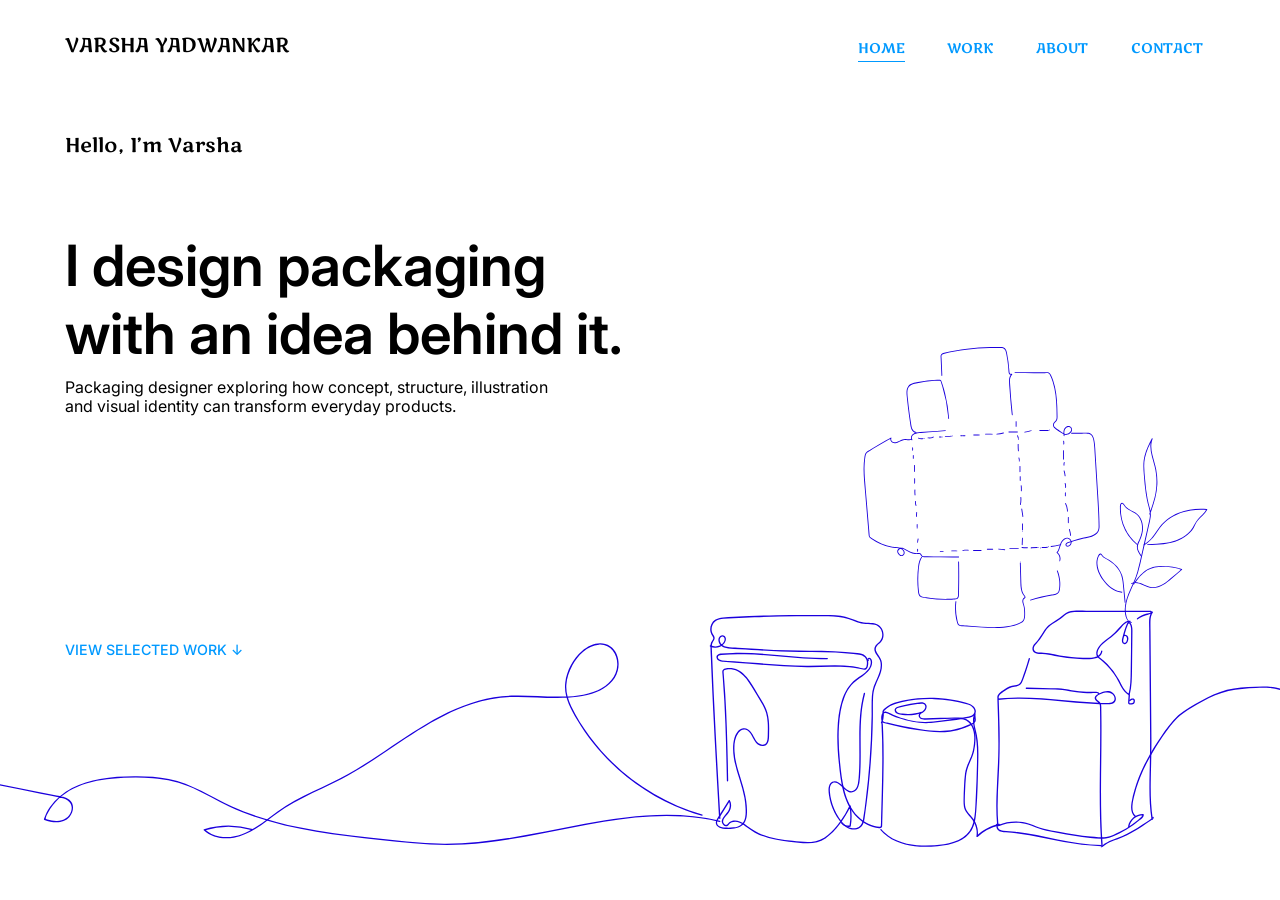
<file: index.html>
<!doctype html>
<html lang="en">
<head>
<meta charset="utf-8">
<meta name="viewport" content="width=device-width, initial-scale=1">
<title>Varsha Yadwankar — Packaging Designer</title>
<meta name="description" content="Packaging designer exploring how concept, structure, illustration and visual identity can transform everyday products.">
<link rel="preconnect" href="https://fonts.googleapis.com">
<link rel="preconnect" href="https://fonts.gstatic.com" crossorigin>
<link href="https://fonts.googleapis.com/css2?family=Inter:wght@400;500;600&family=Marko+One&display=swap" rel="stylesheet">
<link rel="stylesheet" href="assets/style.css?v=3">
<script>(function(d){d.classList.add('js');d.style.setProperty('--vw',d.clientWidth+'px')})(document.documentElement)</script>
</head>
<body class="home">
<a class="skip" href="#main">Skip to content</a>
<main id="main" class="canvas" style="--H:900">
  <header class="site-header">
    <p class="site-title">VARSHA YADWANKAR</p>
    <nav class="site-nav" aria-label="Main"><ul><li><a href="index.html" aria-current="page">HOME</a></li><li><a href="rovington.html">WORK</a></li><li><a href="about.html">ABOUT</a></li><li><a href="contact.html">CONTACT</a></li></ul></nav>
  </header>
  <section class="sec">
    <img class="a decor fit-contain keep" style="--x:-26;--y:278;--w:1540;--h:563;--z:0" src="assets/img/home-1.svg" alt="" aria-hidden="true" width="1540" height="563" fetchpriority="high" decoding="async">
    <div class="a txt hero-text rv" style="--x:73;--y:152;--w:760">
      <p class="hello">Hello, I’m Varsha</p>
      <h1 class="display">I design packaging<br>with an idea behind it.</h1>
      <p class="lead">Packaging designer exploring how concept, structure, illustration<br class="br-d"> and visual identity can transform everyday products.</p>
    </div>
    <div class="a txt cta-block rv" style="--x:73;--y:610;--w:300"><a class="cta" href="rovington.html">VIEW SELECTED WORK <span class="arr">↓</span></a></div>
  </section>
</main>
<script src="assets/script.js?v=3" defer></script>
</body>
</html>
</file>
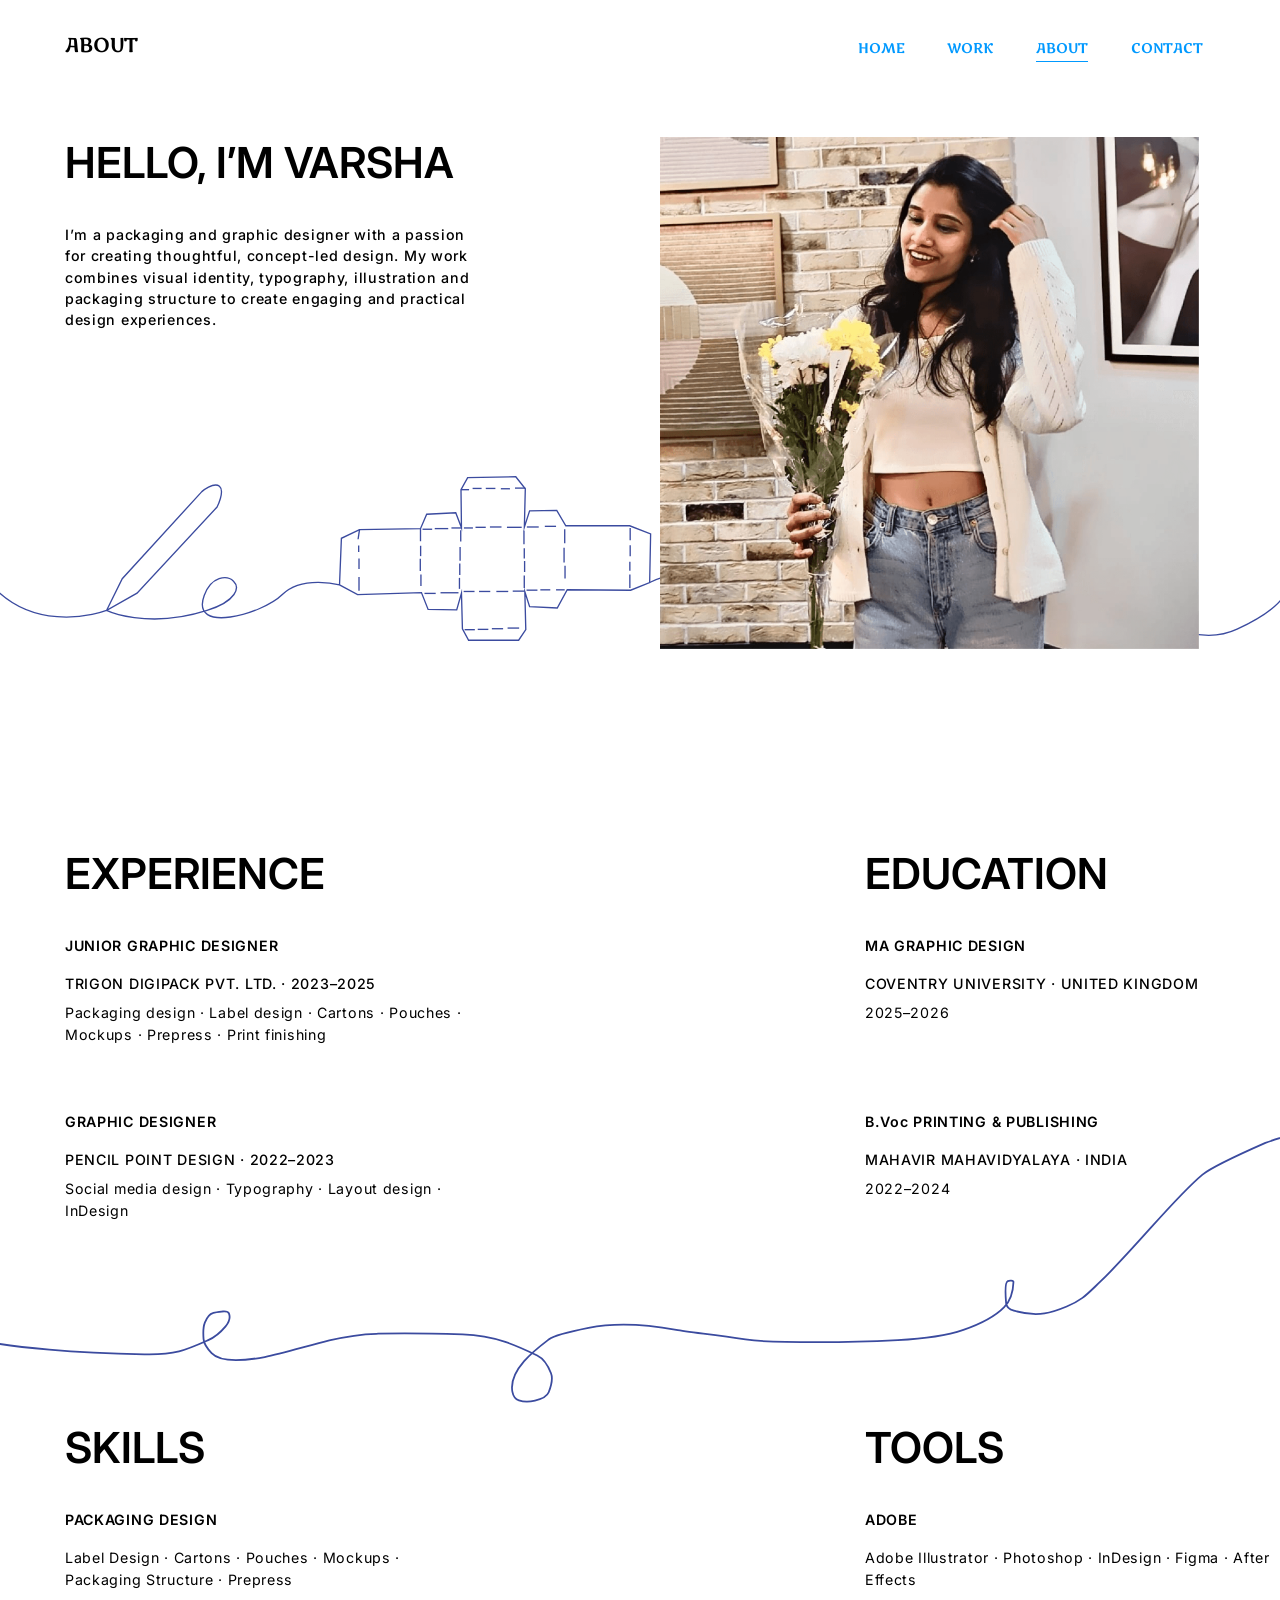
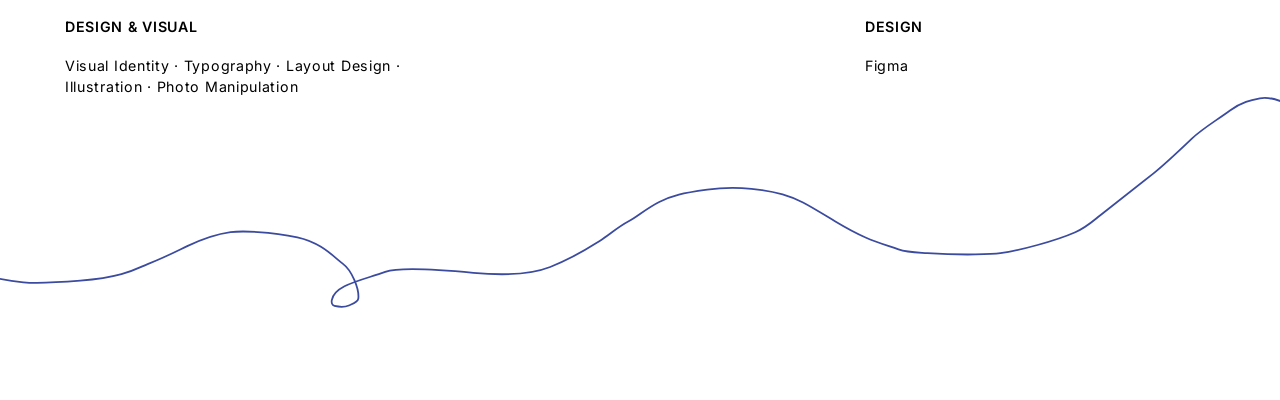
<file: about.html>
<!doctype html>
<html lang="en">
<head>
<meta charset="utf-8">
<meta name="viewport" content="width=device-width, initial-scale=1">
<title>About — Varsha Yadwankar</title>
<meta name="description" content="Packaging and graphic designer with a passion for concept-led design.">
<link rel="preconnect" href="https://fonts.googleapis.com">
<link rel="preconnect" href="https://fonts.gstatic.com" crossorigin>
<link href="https://fonts.googleapis.com/css2?family=Inter:wght@400;500;600&family=Marko+One&display=swap" rel="stylesheet">
<link rel="stylesheet" href="assets/style.css?v=3">
<script>(function(d){d.classList.add('js');d.style.setProperty('--vw',d.clientWidth+'px')})(document.documentElement)</script>
</head>
<body>
<a class="skip" href="#main">Skip to content</a>
<main id="main" class="canvas" style="--H:2250">
  <header class="site-header">
    <p class="site-title">ABOUT</p>
    <nav class="site-nav" aria-label="Main"><ul><li><a href="index.html">HOME</a></li><li><a href="rovington.html">WORK</a></li><li><a href="about.html" aria-current="page">ABOUT</a></li><li><a href="contact.html">CONTACT</a></li></ul></nav>
  </header>
  <section class="sec">
    <img class="a decor" style="--x:-165;--y:536;--w:1608;--h:185;--z:0" src="assets/svg/about-2.svg" alt="" aria-hidden="true" width="1608" height="185" loading="lazy" decoding="async">
    <div class="a txt about-intro rv" style="--x:73;--y:154;--w:560">
      <h1 class="title">HELLO, I’M VARSHA</h1>
      <p class="body" style="--bw:460">I’m a packaging and graphic designer with a passion for creating thoughtful, concept-led design. My work combines visual identity, typography, illustration and packaging structure to create engaging and practical design experiences.</p>
    </div>
    <img class="a media rv fit-contain" style="--x:743;--y:154;--w:606;--h:576;--z:1" src="assets/img/about-1.png" alt="Portrait of Varsha holding a bouquet of flowers" width="606" height="576" fetchpriority="high" decoding="async">
  </section>
  <section class="sec cols">
    <div class="a txt list rv" style="--x:73;--y:954;--w:460"><h2 class="title">EXPERIENCE</h2><div class="item"><p class="role">JUNIOR GRAPHIC DESIGNER</p><p class="sub">TRIGON DIGIPACK PVT. LTD. · 2023–2025</p><p class="desc">Packaging design · Label design · Cartons · Pouches · Mockups · Prepress · Print finishing</p></div><div class="item"><p class="role">GRAPHIC DESIGNER</p><p class="sub">PENCIL POINT DESIGN · 2022–2023</p><p class="desc">Social media design · Typography · Layout design · InDesign</p></div></div>
    <div class="a txt list rv" style="--x:973;--y:954;--w:460;--gap:calc(98 * var(--u))"><h2 class="title">EDUCATION</h2><div class="item"><p class="role">MA GRAPHIC DESIGN</p><p class="sub">COVENTRY UNIVERSITY · UNITED KINGDOM</p><p class="desc">2025–2026</p></div><div class="item"><p class="role">B.Voc PRINTING &amp; PUBLISHING</p><p class="sub">MAHAVIR MAHAVIDYALAYA · INDIA</p><p class="desc">2022–2024</p></div></div>
    <img class="a decor keep" style="--x:-77;--y:1261;--w:1628;--h:317;--z:2" src="assets/svg/about-3.svg" alt="" aria-hidden="true" width="1628" height="317" loading="lazy" decoding="async">
  </section>
  <section class="sec cols">
    <div class="a txt list rv" style="--x:73;--y:1600;--w:460;--gap:calc(30 * var(--u))"><h2 class="title">SKILLS</h2><div class="item"><p class="role">PACKAGING DESIGN</p><p class="desc">Label Design · Cartons · Pouches · Mockups · Packaging Structure · Prepress</p></div><div class="item"><p class="role">DESIGN &amp; VISUAL</p><p class="desc">Visual Identity · Typography · Layout Design · Illustration · Photo Manipulation</p></div></div>
    <div class="a txt list rv" style="--x:973;--y:1600;--w:460;--gap:calc(30 * var(--u))"><h2 class="title">TOOLS</h2><div class="item"><p class="role">ADOBE</p><p class="desc">Adobe Illustrator · Photoshop · InDesign · Figma · After Effects</p></div><div class="item"><p class="role">DESIGN</p><p class="desc">Figma</p></div></div>
    <img class="a decor" style="--x:-79;--y:1909;--w:1633;--h:238;--z:3" src="assets/svg/about-4.svg" alt="" aria-hidden="true" width="1633" height="238" loading="lazy" decoding="async">
  </section>
</main>
<script src="assets/script.js?v=3" defer></script>
</body>
</html>
</file>
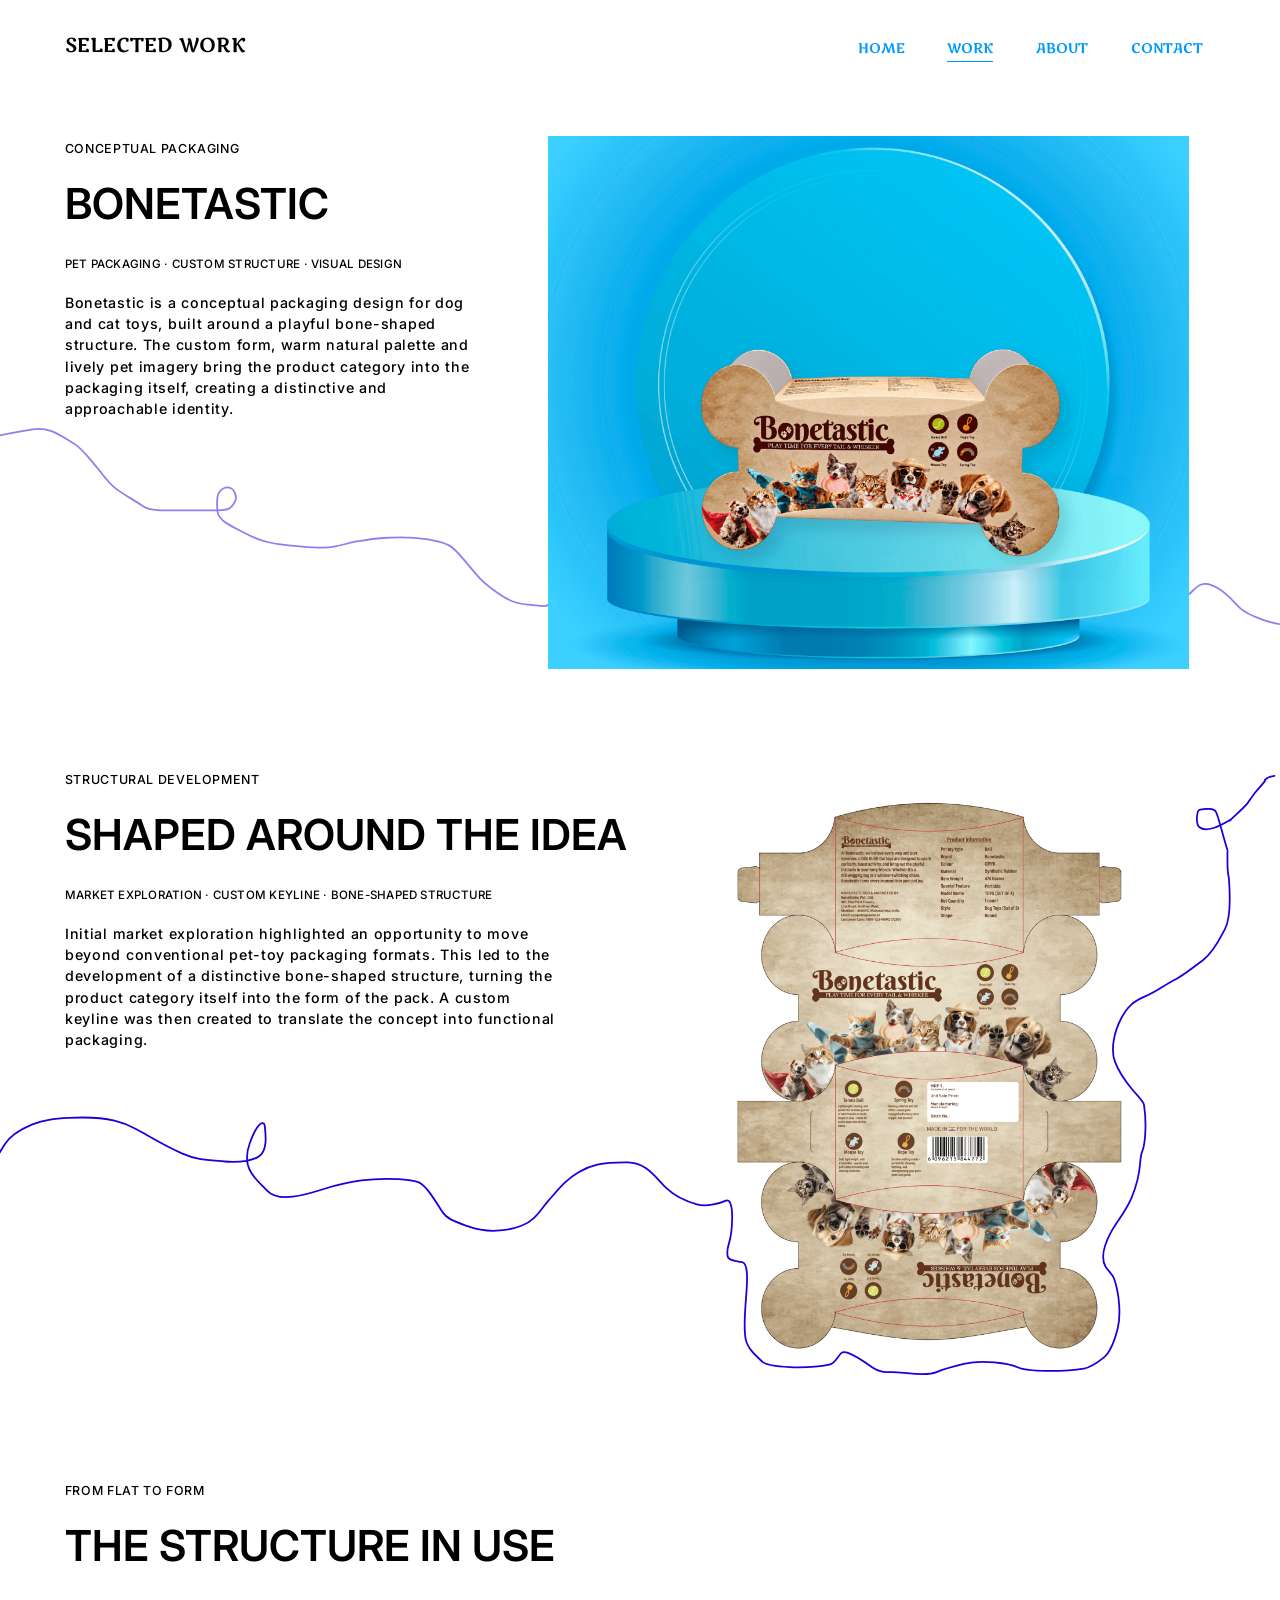
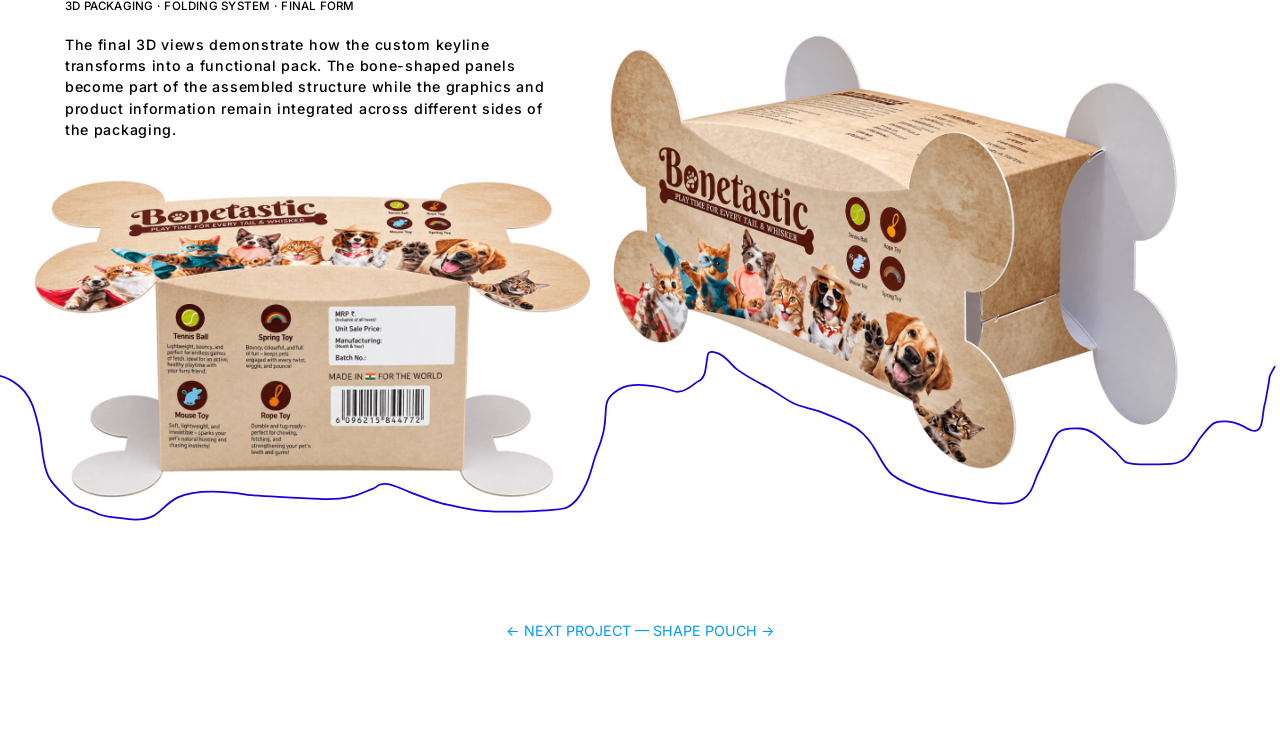
<file: bonetastic.html>
<!doctype html>
<html lang="en">
<head>
<meta charset="utf-8">
<meta name="viewport" content="width=device-width, initial-scale=1">
<title>Bonetastic — Varsha Yadwankar</title>
<meta name="description" content="Conceptual packaging for dog and cat toys, built around a playful bone-shaped structure.">
<link rel="preconnect" href="https://fonts.googleapis.com">
<link rel="preconnect" href="https://fonts.gstatic.com" crossorigin>
<link href="https://fonts.googleapis.com/css2?family=Inter:wght@400;500;600&family=Marko+One&display=swap" rel="stylesheet">
<link rel="stylesheet" href="assets/style.css?v=3">
<script>(function(d){d.classList.add('js');d.style.setProperty('--vw',d.clientWidth+'px')})(document.documentElement)</script>
</head>
<body>
<a class="skip" href="#main">Skip to content</a>
<main id="main" class="canvas" style="--H:2650">
  <header class="site-header">
    <p class="site-title">SELECTED WORK</p>
    <nav class="site-nav" aria-label="Main"><ul><li><a href="index.html">HOME</a></li><li><a href="rovington.html" aria-current="page">WORK</a></li><li><a href="about.html">ABOUT</a></li><li><a href="contact.html">CONTACT</a></li></ul></nav>
  </header>
  <section class="sec">
    <img class="a decor" style="--x:-8;--y:481;--w:635;--h:202;--z:0" src="assets/svg/bonetastic-2.svg" alt="" aria-hidden="true" width="635" height="202" loading="lazy" decoding="async">
    <img class="a decor" style="--x:1337;--y:656;--w:103;--h:47;--z:1" src="assets/svg/bonetastic-3.svg" alt="" aria-hidden="true" width="103" height="47" loading="lazy" decoding="async">
    <div class="a txt rv" style="--x:73;--y:160;--w:700">
      <p class="eyebrow">CONCEPTUAL PACKAGING</p>
      <h1 class="title">BONETASTIC</h1>
      <p class="tags">PET PACKAGING · CUSTOM STRUCTURE · VISUAL DESIGN</p>
      <p class="body" style="--bw:460">Bonetastic is a conceptual packaging design for dog and cat toys, built around a playful bone-shaped structure. The custom form, warm natural palette and lively pet imagery bring the product category into the packaging itself, creating a distinctive and approachable identity.</p>
    </div>
    <img class="a media rv fit-fill" style="--x:616;--y:153;--w:722;--h:600;--z:2" src="assets/img/bonetastic-1.png" alt="Bonetastic bone-shaped pack on a blue podium" width="722" height="600" fetchpriority="high" decoding="async">
  </section>
  <section class="sec">
    <div class="a txt rv" style="--x:73;--y:870;--w:700">
      <p class="eyebrow">STRUCTURAL DEVELOPMENT</p>
      <h2 class="title">SHAPED AROUND THE IDEA</h2>
      <p class="tags">MARKET EXPLORATION · CUSTOM KEYLINE · BONE-SHAPED STRUCTURE</p>
      <p class="body" style="--bw:558">Initial market exploration highlighted an opportunity to move beyond conventional pet-toy packaging formats. This led to the development of a distinctive bone-shaped structure, turning the product category itself into the form of the pack. A custom keyline was then created to translate the concept into functional packaging.</p>
    </div>
    <img class="a media rv fit-contain trim" style="--x:800;--y:882;--w:499;--h:667;--z:3;--nw:1532;--nh:2048;--cl:90;--ct:65;--cw:1326;--ch:1885" src="assets/img/bonetastic-6.png" alt="Bonetastic flat keyline artwork" width="499" height="667" loading="lazy" decoding="async">
    <img class="a decor" style="--x:1345;--y:909;--w:41;--h:50;--z:4" src="assets/svg/bonetastic-7.svg" alt="" aria-hidden="true" width="41" height="50" loading="lazy" decoding="async">
    <img class="a decor" style="--x:1383;--y:877;--w:41;--h:48;--z:5" src="assets/svg/bonetastic-5.svg" alt="" aria-hidden="true" width="41" height="48" loading="lazy" decoding="async">
    <img class="a decor keep" style="--x:-20;--y:957;--w:1405;--h:591;--z:6" src="assets/svg/bonetastic-8.svg" alt="" aria-hidden="true" width="1405" height="591" loading="lazy" decoding="async">
    <img class="a decor" style="--x:1422;--y:872;--w:14;--h:7;--z:7" src="assets/svg/bonetastic-4.svg" alt="" aria-hidden="true" width="14" height="7" loading="lazy" decoding="async">
  </section>
  <section class="sec">
    <div class="a txt rv" style="--x:73;--y:1670;--w:700">
      <p class="eyebrow">FROM FLAT TO FORM</p>
      <h2 class="title">THE STRUCTURE IN USE</h2>
      <p class="tags">3D PACKAGING · FOLDING SYSTEM · FINAL FORM</p>
      <p class="body" style="--bw:558">The final 3D views demonstrate how the custom keyline transforms into a functional pack. The bone-shaped panels become part of the assembled structure while the graphics and product information remain integrated across different sides of the packaging.</p>
    </div>
    <img class="a media rv fit-fill trim" style="--x:29;--y:1972;--w:644;--h:399;--z:8;--nw:2548;--nh:1552;--cl:38;--ct:122;--cw:2476;--ch:1383" src="assets/img/bonetastic-10.png" alt="Bonetastic pack, back and side views" width="644" height="399" loading="lazy" decoding="async">
    <img class="a media rv fit-fill trim" style="--x:664;--y:1824;--w:730;--h:517;--z:9;--nw:2920;--nh:2068;--cl:92;--ct:65;--cw:2551;--ch:1947" src="assets/img/bonetastic-9.png" alt="Bonetastic assembled pack in 3D" width="730" height="517" loading="lazy" decoding="async">
    <img class="a decor" style="--x:-5;--y:2195;--w:1441;--h:191;--z:10" src="assets/svg/bonetastic-11.svg" alt="" aria-hidden="true" width="1441" height="191" loading="lazy" decoding="async">
  </section>
  <nav class="a pager rv" style="--x:0;--y:2500;--w:1440;--z:50" aria-label="Project navigation"><a class="prev" href="moonlite.html" aria-label="Previous: Moonlite">←</a><a class="next" href="shape-pouch.html">NEXT PROJECT — SHAPE POUCH <span class="arr">→</span></a></nav>
</main>
<script src="assets/script.js?v=3" defer></script>
</body>
</html>
</file>
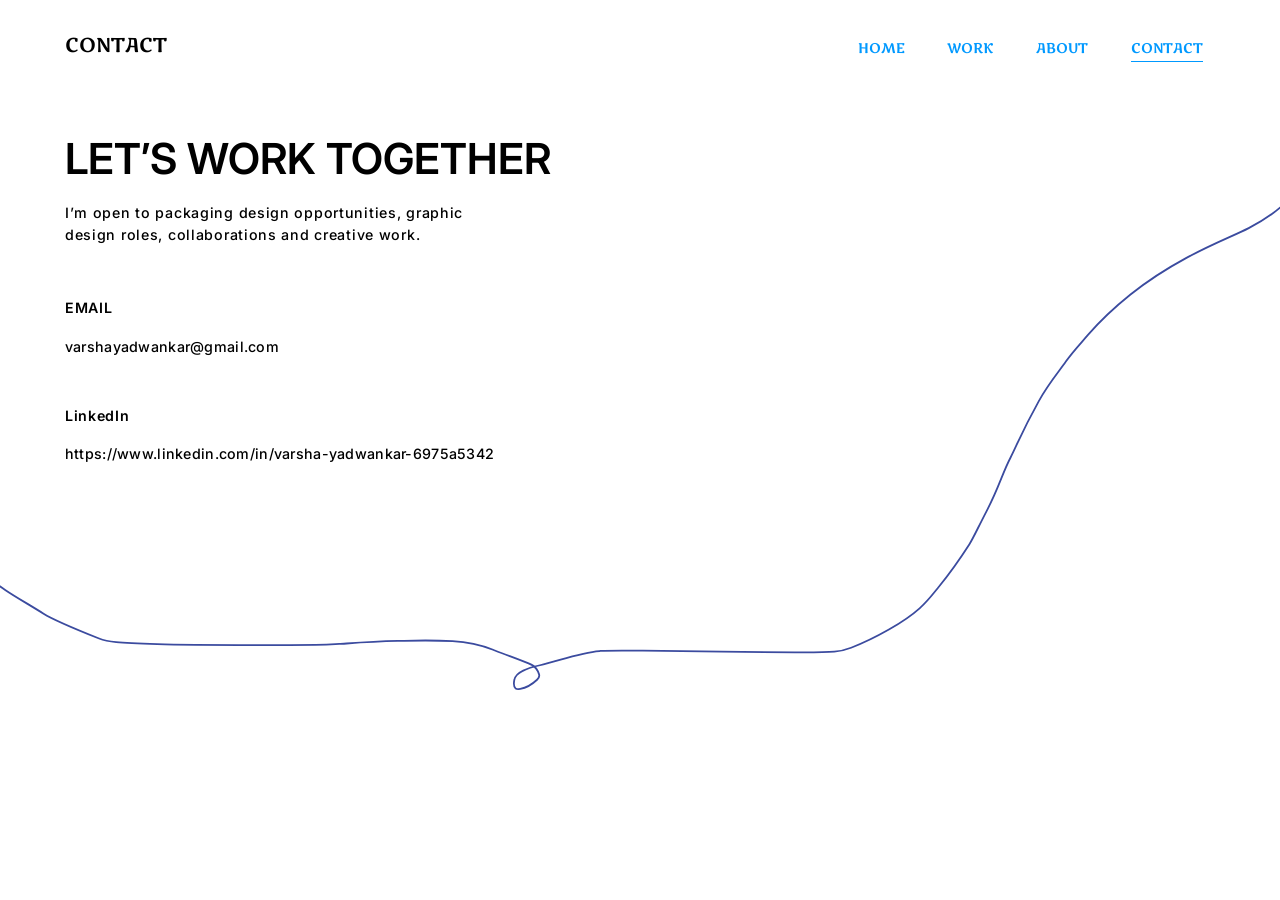
<file: contact.html>
<!doctype html>
<html lang="en">
<head>
<meta charset="utf-8">
<meta name="viewport" content="width=device-width, initial-scale=1">
<title>Contact — Varsha Yadwankar</title>
<meta name="description" content="Open to packaging design opportunities, graphic design roles, collaborations and creative work.">
<link rel="preconnect" href="https://fonts.googleapis.com">
<link rel="preconnect" href="https://fonts.gstatic.com" crossorigin>
<link href="https://fonts.googleapis.com/css2?family=Inter:wght@400;500;600&family=Marko+One&display=swap" rel="stylesheet">
<link rel="stylesheet" href="assets/style.css?v=3">
<script>(function(d){d.classList.add('js');d.style.setProperty('--vw',d.clientWidth+'px')})(document.documentElement)</script>
</head>
<body>
<a class="skip" href="#main">Skip to content</a>
<main id="main" class="canvas" style="--H:900">
  <header class="site-header">
    <p class="site-title">CONTACT</p>
    <nav class="site-nav" aria-label="Main"><ul><li><a href="index.html">HOME</a></li><li><a href="rovington.html">WORK</a></li><li><a href="about.html">ABOUT</a></li><li><a href="contact.html" aria-current="page">CONTACT</a></li></ul></nav>
  </header>
  <section class="sec">
    <img class="a decor keep" style="--x:-46;--y:142;--w:1536;--h:634;--z:0" src="assets/svg/contact-1.svg" alt="" aria-hidden="true" width="1536" height="634" loading="lazy" decoding="async">
    <div class="a txt contact-intro rv" style="--x:73;--y:150;--w:640">
      <h1 class="title">LET’S WORK TOGETHER</h1>
      <p class="body">I’m open to packaging design opportunities, graphic design roles, collaborations and creative work.</p>
      <dl class="contact-list">
        <dt>EMAIL</dt>
        <dd><a href="mailto:varshayadwankar@gmail.com">varshayadwankar@gmail.com</a></dd>
        <dt>LinkedIn</dt>
        <dd><a href="https://www.linkedin.com/in/varsha-yadwankar-6975a5342" target="_blank" rel="noopener">https://www.linkedin.com/in/varsha-yadwankar-6975a5342</a></dd>
      </dl>
    </div>
  </section>
</main>
<script src="assets/script.js?v=3" defer></script>
</body>
</html>
</file>
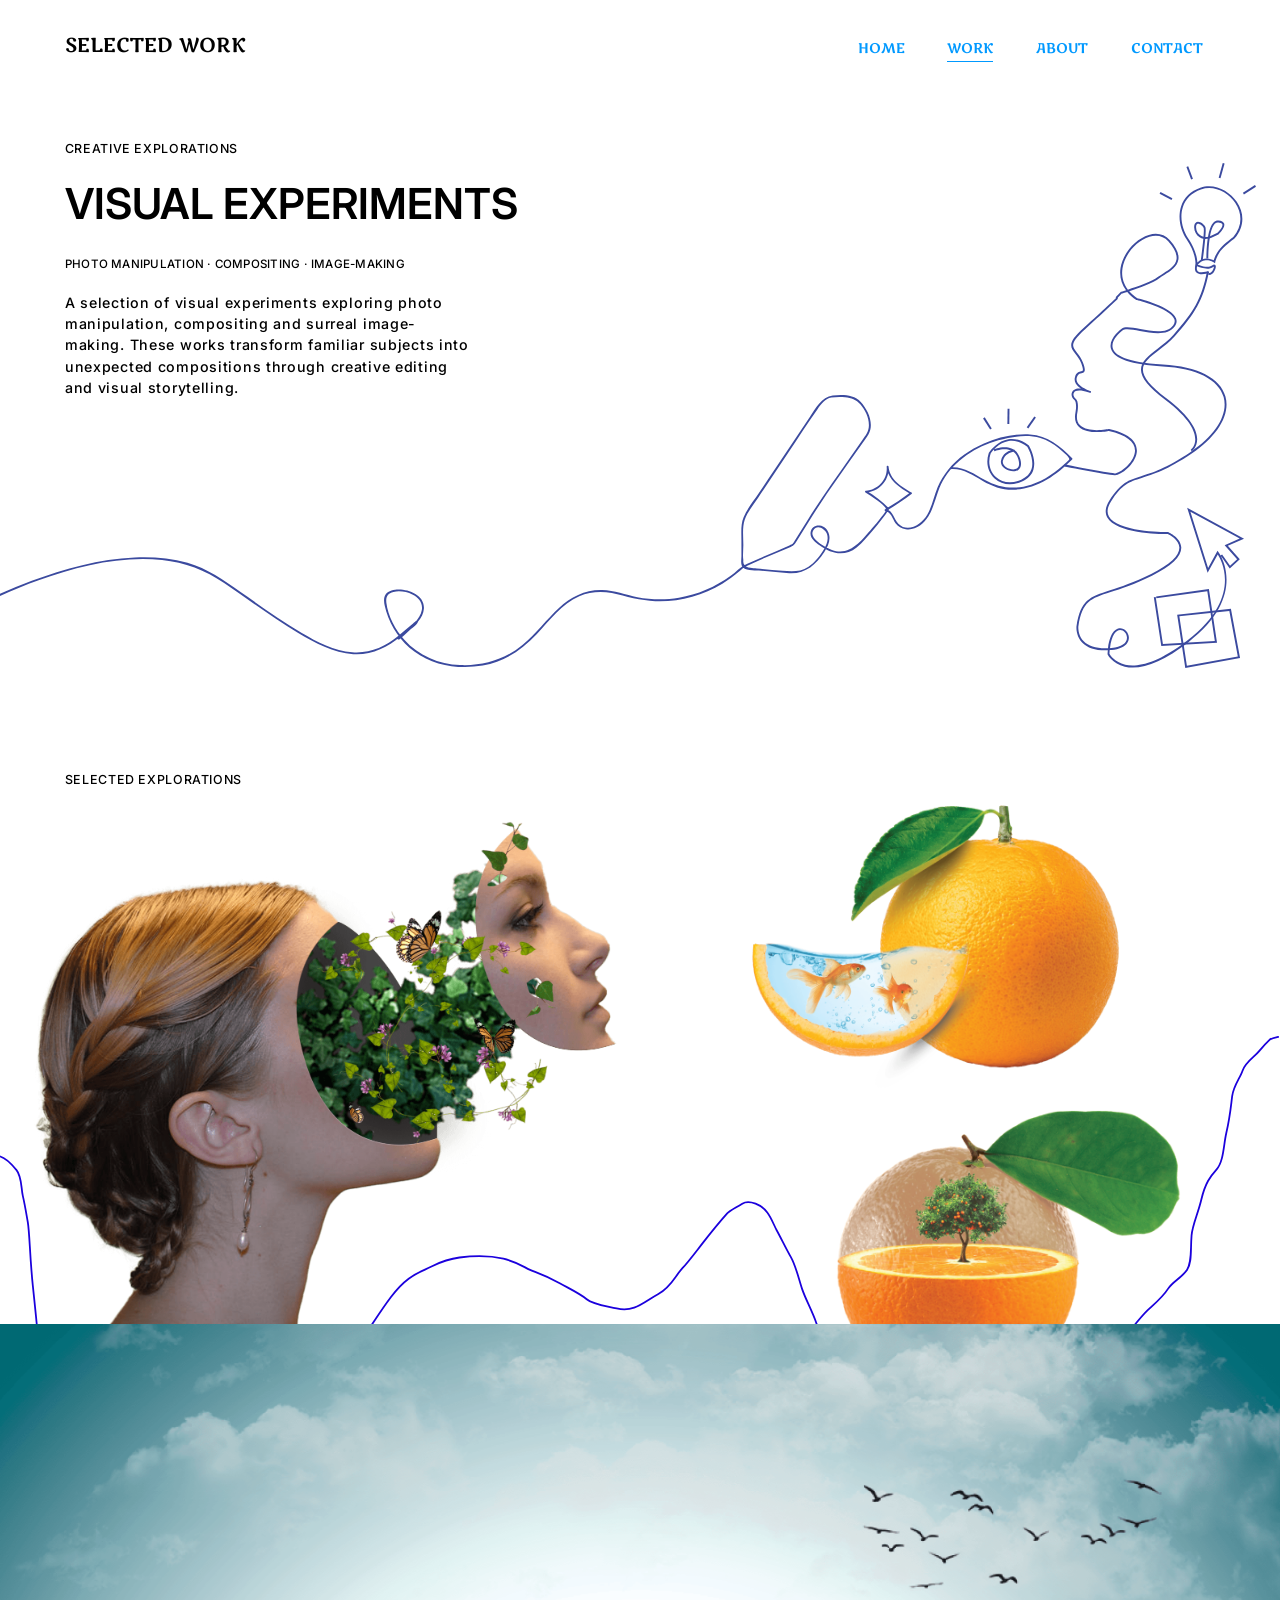
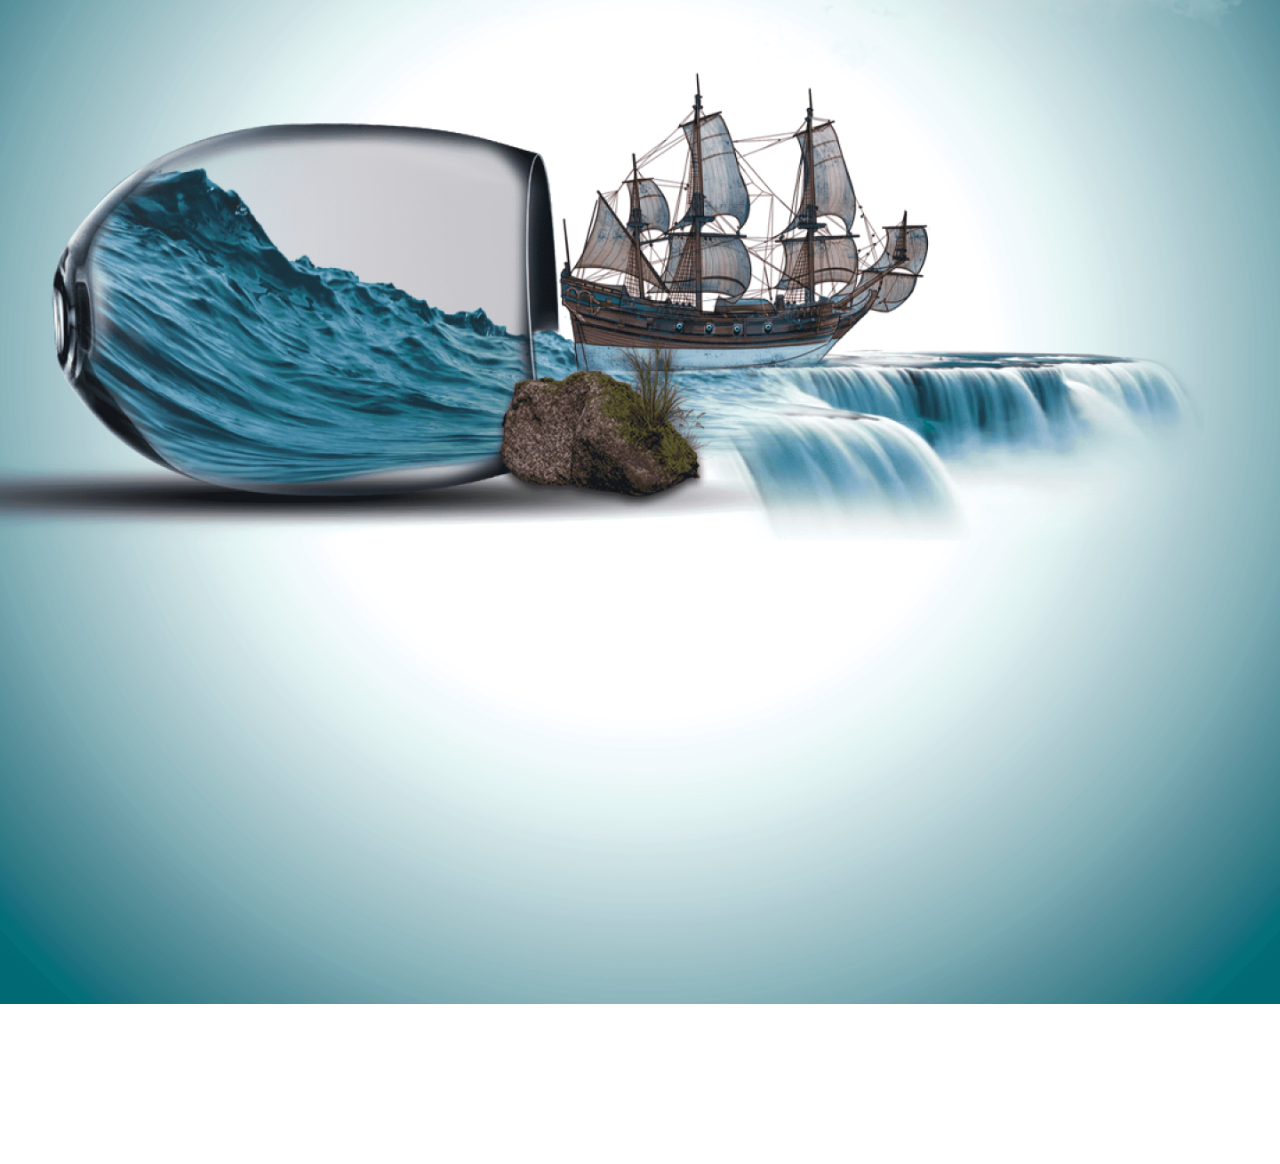
<file: creative-work.html>
<!doctype html>
<html lang="en">
<head>
<meta charset="utf-8">
<meta name="viewport" content="width=device-width, initial-scale=1">
<title>Visual Experiments — Varsha Yadwankar</title>
<meta name="description" content="Visual experiments exploring photo manipulation, compositing and surreal image-making.">
<link rel="preconnect" href="https://fonts.googleapis.com">
<link rel="preconnect" href="https://fonts.gstatic.com" crossorigin>
<link href="https://fonts.googleapis.com/css2?family=Inter:wght@400;500;600&family=Marko+One&display=swap" rel="stylesheet">
<link rel="stylesheet" href="assets/style.css?v=3">
<script>(function(d){d.classList.add('js');d.style.setProperty('--vw',d.clientWidth+'px')})(document.documentElement)</script>
</head>
<body>
<a class="skip" href="#main">Skip to content</a>
<main id="main" class="canvas" style="--H:3110">
  <header class="site-header">
    <p class="site-title">SELECTED WORK</p>
    <nav class="site-nav" aria-label="Main"><ul><li><a href="index.html">HOME</a></li><li><a href="rovington.html" aria-current="page">WORK</a></li><li><a href="about.html">ABOUT</a></li><li><a href="contact.html">CONTACT</a></li></ul></nav>
  </header>
  <section class="sec">
    <div class="a txt rv" style="--x:73;--y:160;--w:700">
      <p class="eyebrow">CREATIVE EXPLORATIONS</p>
      <h1 class="title">VISUAL EXPERIMENTS</h1>
      <p class="tags">PHOTO MANIPULATION · COMPOSITING · IMAGE-MAKING</p>
      <p class="body" style="--bw:460">A selection of visual experiments exploring photo manipulation, compositing and surreal image-making. These works transform familiar subjects into unexpected compositions through creative editing and visual storytelling.</p>
    </div>
    <img class="a decor keep" style="--x:-27;--y:183;--w:1440;--h:568;--z:5" src="assets/svg/creative-work-1.svg" alt="" aria-hidden="true" width="1440" height="568" loading="lazy" decoding="async">
  </section>
  <section class="sec">
    <div class="a txt rv" style="--x:73;--y:870;--w:400"><h2 class="eyebrow">SELECTED EXPLORATIONS</h2></div>
    <img class="a media rv fit-fill trim" style="--x:11;--y:768;--w:931;--h:744;--z:0;--nw:2048;--nh:1637;--cl:64;--ct:344;--cw:1437;--ch:1293" src="assets/img/creative-work-2.png" alt="Surreal portrait with leaves bursting from a woman’s head" width="931" height="744" loading="lazy" decoding="async">
    <img class="a media rv fit-fill trim" style="--x:765;--y:786;--w:527;--h:527;--z:1;--nw:2048;--nh:2048;--cl:317;--ct:465;--cw:1604;--ch:1149" src="assets/img/creative-work-3.png" alt="Orange slice containing a goldfish" width="527" height="527" loading="lazy" decoding="async">
    <img class="a media rv fit-fill trim" style="--x:859;--y:1140;--w:481;--h:481;--z:2;--nw:1924;--nh:1924;--cl:330;--ct:440;--cw:1543;--ch:1240" src="assets/img/creative-work-4.png" alt="Orange half with a tree growing inside" width="481" height="481" loading="lazy" decoding="async">
    <img class="a decor" style="--x:-3;--y:1165;--w:1442;--h:421;--z:3" src="assets/svg/creative-work-5.svg" alt="" aria-hidden="true" width="1442" height="421" loading="lazy" decoding="async">
    <img class="a media rv fit-fill rot-90" style="--x:0;--y:1489;--w:1440;--h:1440;--z:4" src="assets/img/creative-work-6.png" alt="Sailing ship emerging from a wave inside a glass bottle" width="1440" height="1440" loading="lazy" decoding="async">
  </section>
  <nav class="a pager rv" style="--x:0;--y:3000;--w:1440;--z:50" aria-label="Project navigation"><a class="prev" href="shape-pouch.html" aria-label="Previous: Shape Pouch">←</a><a class="next" href="rovington.html">NEXT PROJECT — ROVINGTON <span class="arr">→</span></a></nav>
</main>
<script src="assets/script.js?v=3" defer></script>
</body>
</html>
</file>
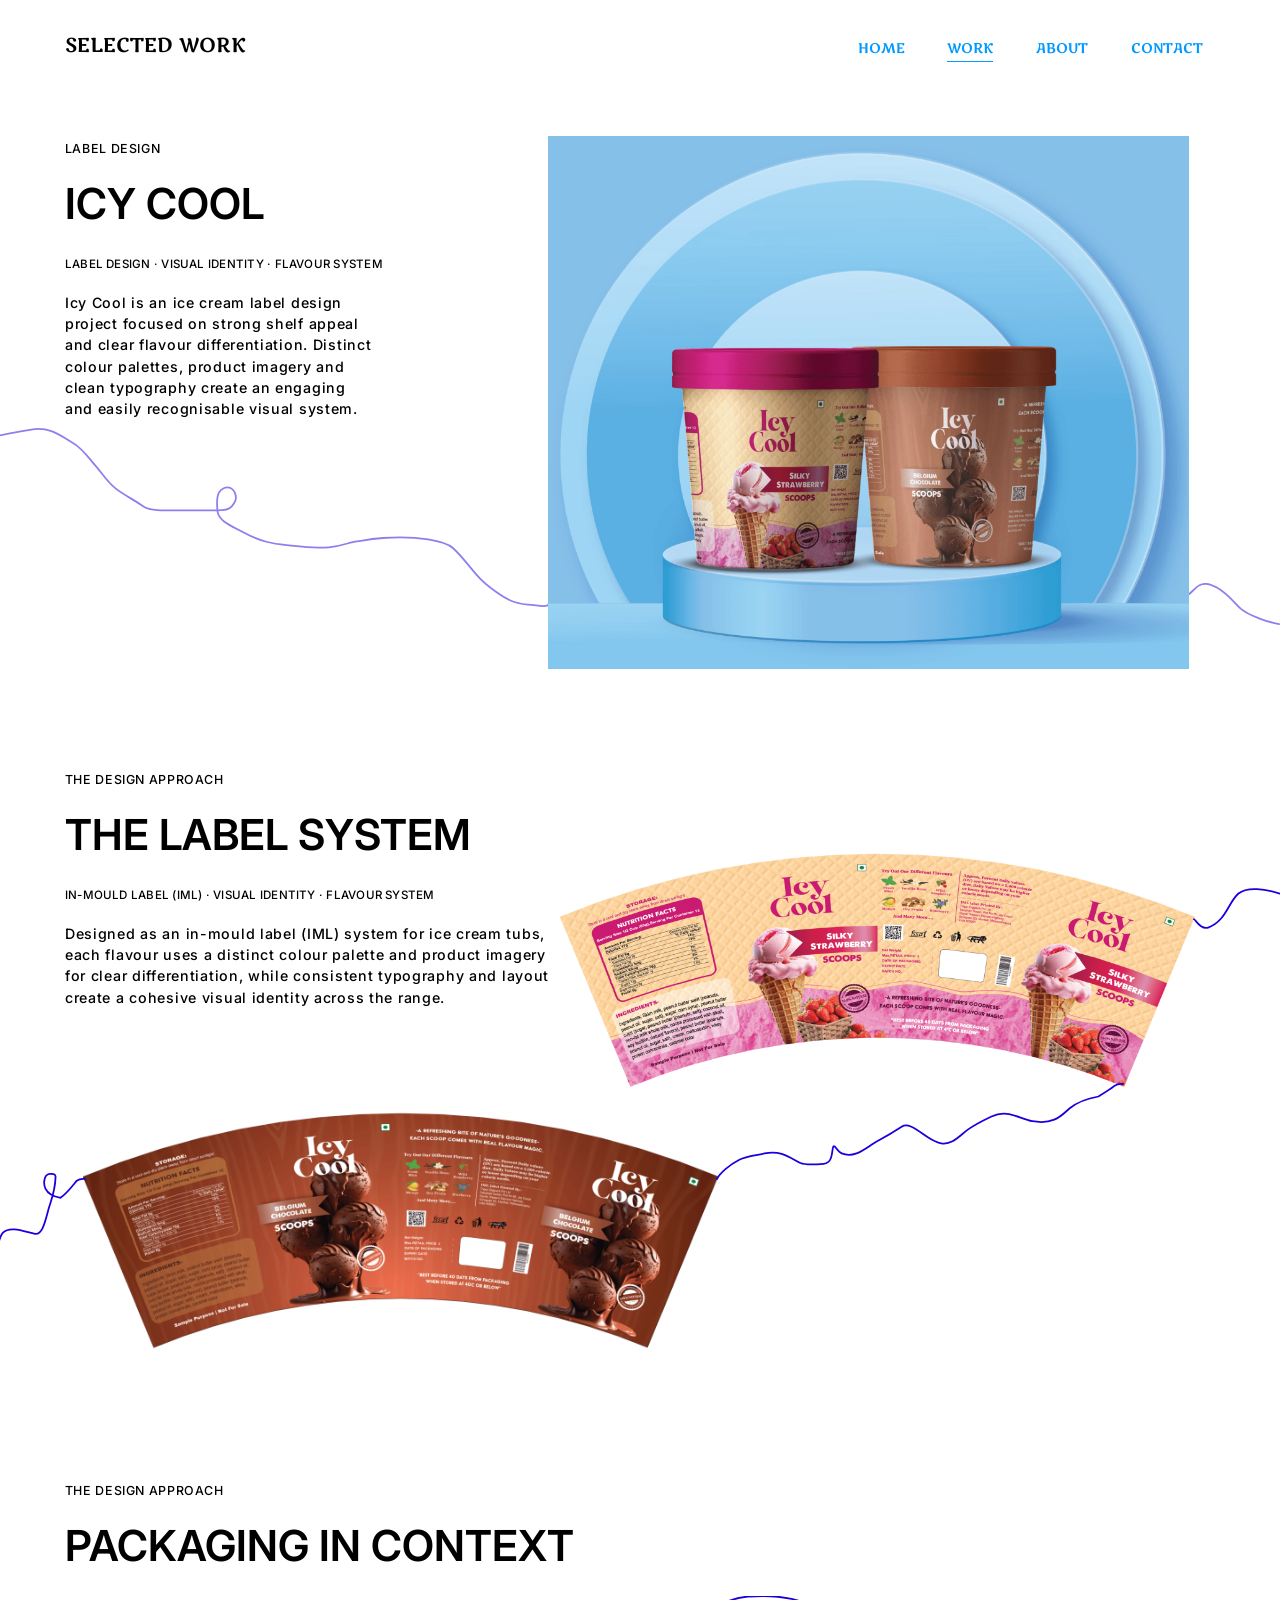
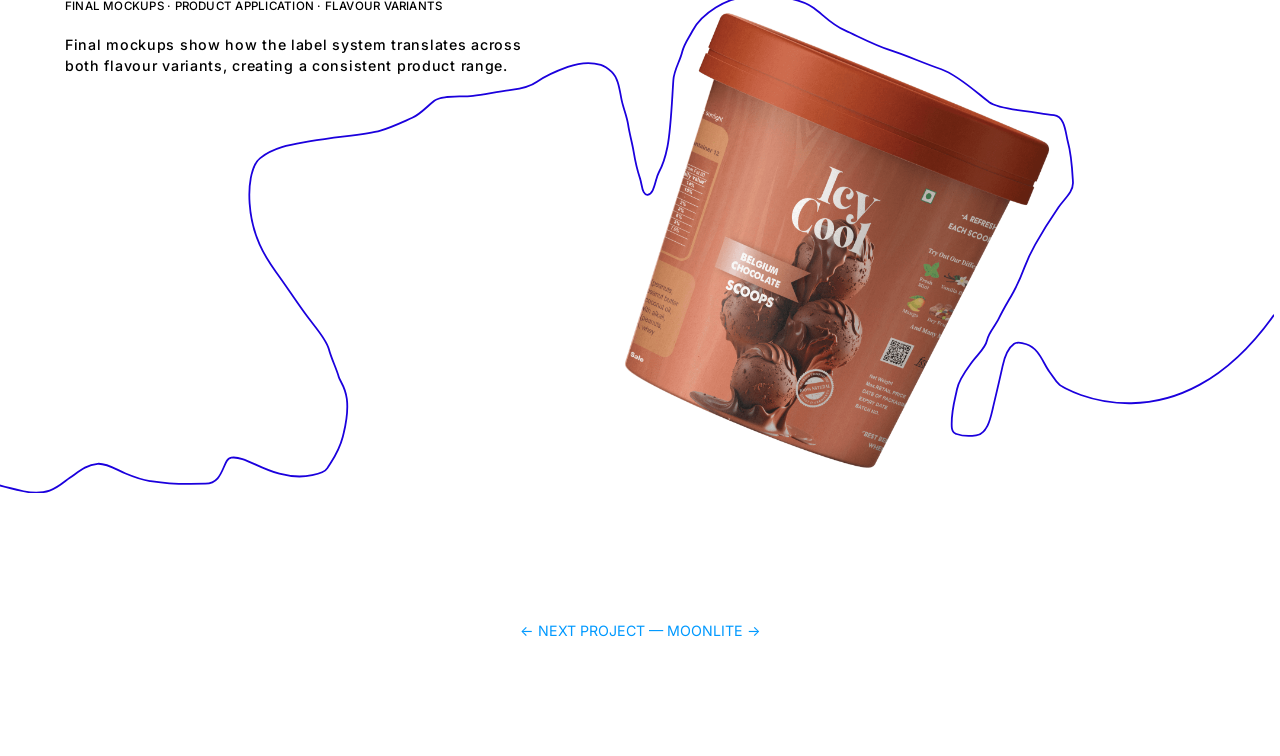
<file: icycool.html>
<!doctype html>
<html lang="en">
<head>
<meta charset="utf-8">
<meta name="viewport" content="width=device-width, initial-scale=1">
<title>Icy Cool — Varsha Yadwankar</title>
<meta name="description" content="Ice cream label design focused on strong shelf appeal and clear flavour differentiation.">
<link rel="preconnect" href="https://fonts.googleapis.com">
<link rel="preconnect" href="https://fonts.gstatic.com" crossorigin>
<link href="https://fonts.googleapis.com/css2?family=Inter:wght@400;500;600&family=Marko+One&display=swap" rel="stylesheet">
<link rel="stylesheet" href="assets/style.css?v=3">
<script>(function(d){d.classList.add('js');d.style.setProperty('--vw',d.clientWidth+'px')})(document.documentElement)</script>
</head>
<body>
<a class="skip" href="#main">Skip to content</a>
<main id="main" class="canvas" style="--H:2650">
  <header class="site-header">
    <p class="site-title">SELECTED WORK</p>
    <nav class="site-nav" aria-label="Main"><ul><li><a href="index.html">HOME</a></li><li><a href="rovington.html" aria-current="page">WORK</a></li><li><a href="about.html">ABOUT</a></li><li><a href="contact.html">CONTACT</a></li></ul></nav>
  </header>
  <section class="sec">
    <img class="a decor" style="--x:-8;--y:481;--w:635;--h:202;--z:0" src="assets/svg/icycool-2.svg" alt="" aria-hidden="true" width="635" height="202" loading="lazy" decoding="async">
    <img class="a decor" style="--x:1337;--y:656;--w:103;--h:47;--z:1" src="assets/svg/icycool-3.svg" alt="" aria-hidden="true" width="103" height="47" loading="lazy" decoding="async">
    <div class="a txt rv" style="--x:73;--y:160;--w:700">
      <p class="eyebrow">LABEL DESIGN</p>
      <h1 class="title">ICY COOL</h1>
      <p class="tags">LABEL DESIGN · VISUAL IDENTITY · FLAVOUR SYSTEM</p>
      <p class="body" style="--bw:351">Icy Cool is an ice cream label design project focused on strong shelf appeal and clear flavour differentiation. Distinct colour palettes, product imagery and clean typography create an engaging and easily recognisable visual system.</p>
    </div>
    <img class="a media rv fit-fill" style="--x:616;--y:153;--w:722;--h:600;--z:2" src="assets/img/icycool-1.png" alt="Icy Cool ice cream tubs on a blue podium" width="722" height="600" fetchpriority="high" decoding="async">
  </section>
  <section class="sec">
    <div class="a txt rv" style="--x:73;--y:870;--w:700">
      <p class="eyebrow">THE DESIGN APPROACH</p>
      <h2 class="title">THE LABEL SYSTEM</h2>
      <p class="tags">IN-MOULD LABEL (IML) · VISUAL IDENTITY · FLAVOUR SYSTEM</p>
      <p class="body" style="--bw:558">Designed as an in-mould label (IML) system for ice cream tubs, each flavour uses a distinct colour palette and product imagery for clear differentiation, while consistent typography and layout create a cohesive visual identity across the range.</p>
    </div>
    <img class="a media rv fit-fill trim" style="--x:630;--y:937;--w:714;--h:286;--z:3;--nw:2048;--nh:822;--cl:0;--ct:67;--cw:2048;--ch:755" src="assets/img/icycool-4.png" alt="Icy Cool strawberry flavour in-mould label artwork" width="714" height="286" loading="lazy" decoding="async">
    <img class="a media rv fit-fill trim" style="--x:93;--y:1229;--w:716;--h:290;--z:4;--nw:2868;--nh:1160;--cl:0;--ct:95;--cw:2866;--ch:1062" src="assets/img/icycool-7.png" alt="Icy Cool chocolate flavour in-mould label artwork" width="716" height="290" loading="lazy" decoding="async">
    <img class="a decor" style="--x:-9;--y:1320;--w:106;--h:141;--z:5" src="assets/svg/icycool-8.svg" alt="" aria-hidden="true" width="106" height="141" loading="lazy" decoding="async">
    <img class="a decor" style="--x:805;--y:1218;--w:460;--h:110;--z:6" src="assets/svg/icycool-6.svg" alt="" aria-hidden="true" width="460" height="110" loading="lazy" decoding="async">
    <img class="a decor" style="--x:1342;--y:955;--w:149;--h:90;--z:7" src="assets/svg/icycool-5.svg" alt="" aria-hidden="true" width="149" height="90" loading="lazy" decoding="async">
  </section>
  <section class="sec">
    <div class="a txt rv" style="--x:73;--y:1670;--w:700">
      <p class="eyebrow">THE DESIGN APPROACH</p>
      <h2 class="title">PACKAGING IN CONTEXT</h2>
      <p class="tags">FINAL MOCKUPS · PRODUCT APPLICATION · FLAVOUR VARIANTS</p>
      <p class="body" style="--bw:558">Final mockups show how the label system translates across both flavour variants, creating a consistent product range.</p>
    </div>
    <img class="a media rv fit-contain trim" style="--x:372;--y:1648;--w:1096;--h:956;--z:8;--nw:3287;--nh:2866;--cl:991;--ct:499;--cw:1433;--ch:1536" src="assets/img/icycool-9.png" alt="Icy Cool chocolate tub mockup" width="1096" height="956" loading="lazy" decoding="async">
    <img class="a media rv fit-contain trim" style="--x:84;--y:1726;--w:748;--h:800;--z:9;--nw:2990;--nh:3198;--cl:880;--ct:674;--cw:1735;--ch:1899" src="assets/img/icycool-10.png" alt="Icy Cool strawberry tub mockup" width="748" height="800" loading="lazy" decoding="async">
    <img class="a decor keep" style="--x:-12;--y:1795;--w:1445;--h:560;--z:10" src="assets/svg/icycool-11.svg" alt="" aria-hidden="true" width="1445" height="560" loading="lazy" decoding="async">
  </section>
  <nav class="a pager rv" style="--x:0;--y:2500;--w:1440;--z:50" aria-label="Project navigation"><a class="prev" href="rovington.html" aria-label="Previous: Rovington">←</a><a class="next" href="moonlite.html">NEXT PROJECT — MOONLITE <span class="arr">→</span></a></nav>
</main>
<script src="assets/script.js?v=3" defer></script>
</body>
</html>
</file>
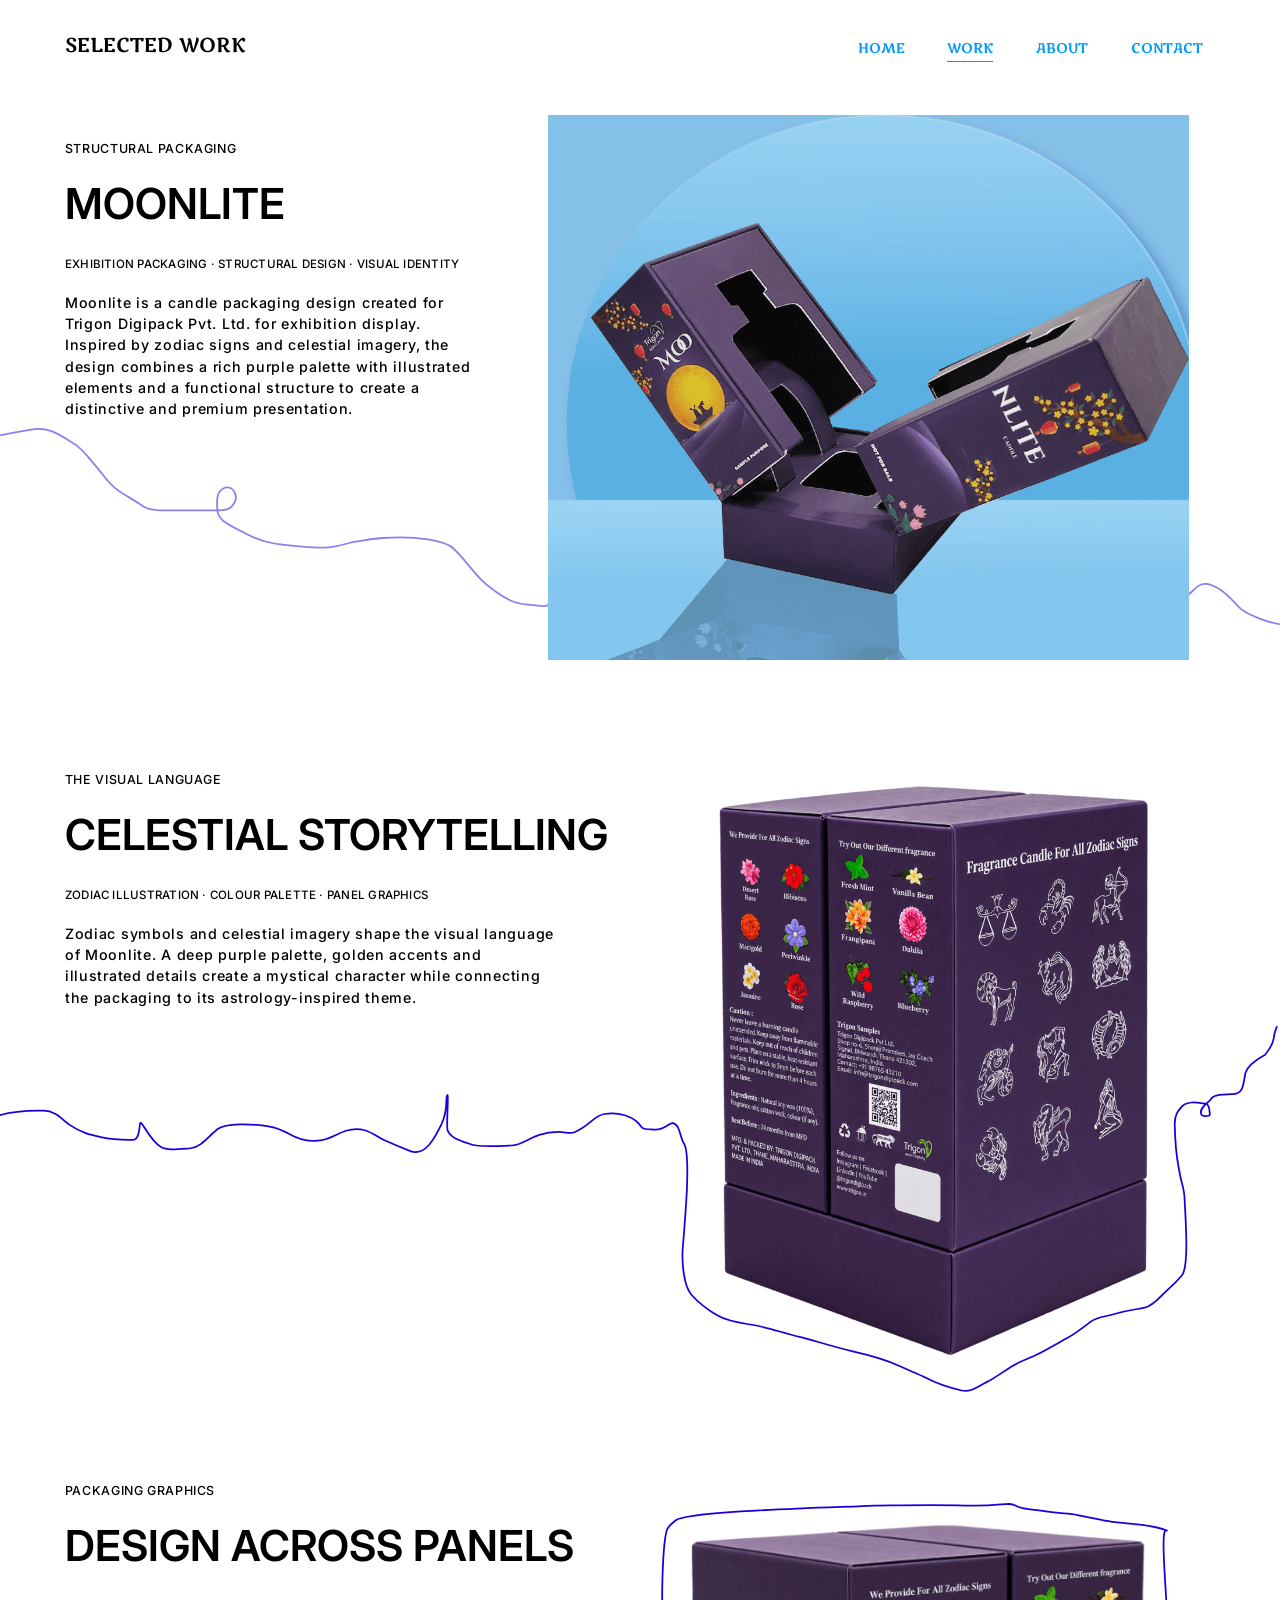
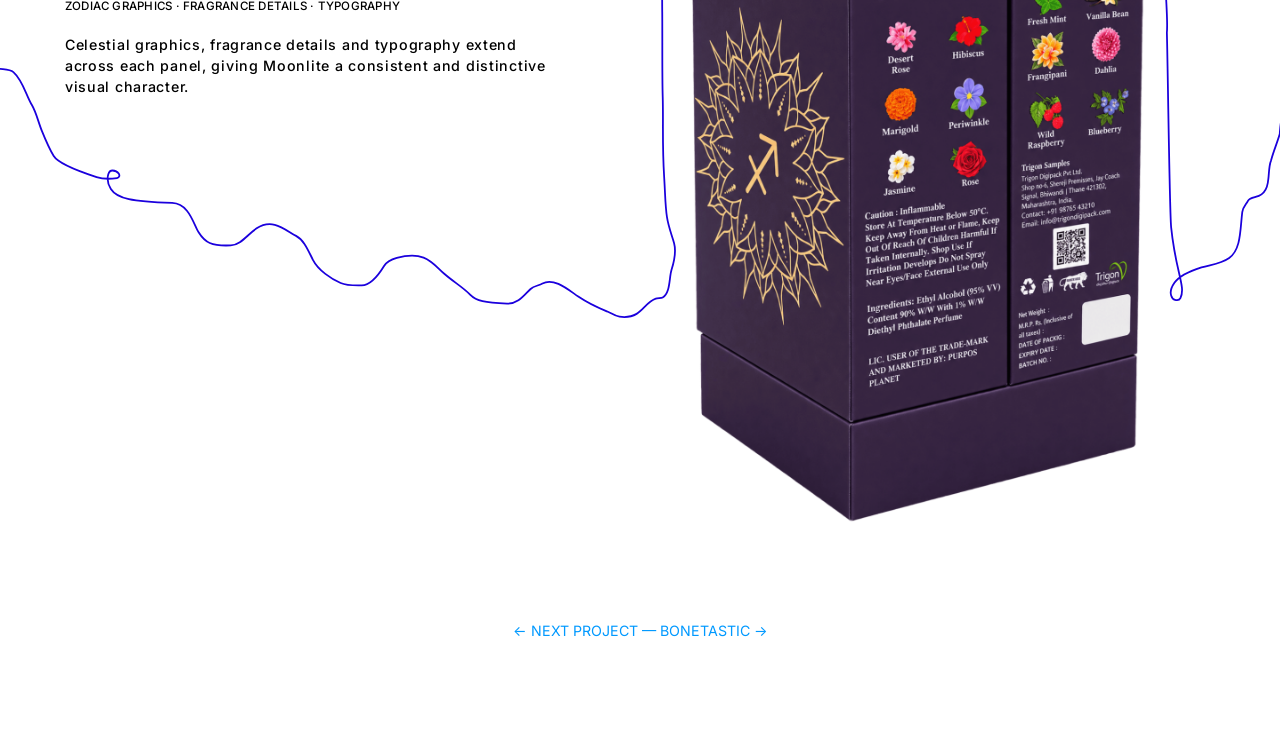
<file: moonlite.html>
<!doctype html>
<html lang="en">
<head>
<meta charset="utf-8">
<meta name="viewport" content="width=device-width, initial-scale=1">
<title>Moonlite — Varsha Yadwankar</title>
<meta name="description" content="Candle packaging for exhibition display, inspired by zodiac signs and celestial imagery.">
<link rel="preconnect" href="https://fonts.googleapis.com">
<link rel="preconnect" href="https://fonts.gstatic.com" crossorigin>
<link href="https://fonts.googleapis.com/css2?family=Inter:wght@400;500;600&family=Marko+One&display=swap" rel="stylesheet">
<link rel="stylesheet" href="assets/style.css?v=3">
<script>(function(d){d.classList.add('js');d.style.setProperty('--vw',d.clientWidth+'px')})(document.documentElement)</script>
</head>
<body>
<a class="skip" href="#main">Skip to content</a>
<main id="main" class="canvas" style="--H:2650">
  <header class="site-header">
    <p class="site-title">SELECTED WORK</p>
    <nav class="site-nav" aria-label="Main"><ul><li><a href="index.html">HOME</a></li><li><a href="rovington.html" aria-current="page">WORK</a></li><li><a href="about.html">ABOUT</a></li><li><a href="contact.html">CONTACT</a></li></ul></nav>
  </header>
  <section class="sec">
    <img class="a decor" style="--x:-8;--y:481;--w:635;--h:202;--z:2" src="assets/svg/moonlite-2.svg" alt="" aria-hidden="true" width="635" height="202" loading="lazy" decoding="async">
    <img class="a decor" style="--x:1337;--y:656;--w:103;--h:47;--z:3" src="assets/svg/moonlite-3.svg" alt="" aria-hidden="true" width="103" height="47" loading="lazy" decoding="async">
    <div class="a txt rv" style="--x:73;--y:160;--w:700">
      <p class="eyebrow">STRUCTURAL PACKAGING</p>
      <h1 class="title">MOONLITE</h1>
      <p class="tags">EXHIBITION PACKAGING · STRUCTURAL DESIGN · VISUAL IDENTITY</p>
      <p class="body" style="--bw:460">Moonlite is a candle packaging design created for Trigon Digipack Pvt. Ltd. for exhibition display. Inspired by zodiac signs and celestial imagery, the design combines a rich purple palette with illustrated elements and a functional structure to create a distinctive and premium presentation.</p>
    </div>
    <img class="a media rv fit-fill" style="--x:616;--y:129;--w:722;--h:613;--z:4" src="assets/img/moonlite-1.png" alt="Moonlite candle box opened on a blue background" width="722" height="613" fetchpriority="high" decoding="async">
  </section>
  <section class="sec">
    <div class="a txt rv" style="--x:73;--y:870;--w:700">
      <p class="eyebrow">THE VISUAL LANGUAGE</p>
      <h2 class="title">CELESTIAL STORYTELLING</h2>
      <p class="tags">ZODIAC ILLUSTRATION · COLOUR PALETTE · PANEL GRAPHICS</p>
      <p class="body" style="--bw:558">Zodiac symbols and celestial imagery shape the visual language of Moonlite. A deep purple palette, golden accents and illustrated details create a mystical character while connecting the packaging to its astrology-inspired theme.</p>
    </div>
    <img class="a media rv fit-fill" style="--x:798;--y:870;--w:517;--h:670;--z:0" src="assets/img/moonlite-4.png" alt="Moonlite purple box with zodiac fragrance panels" width="517" height="670" loading="lazy" decoding="async">
    <img class="a decor keep" style="--x:-31;--y:1154;--w:1469;--h:412;--z:1" src="assets/svg/moonlite-5.svg" alt="" aria-hidden="true" width="1469" height="412" loading="lazy" decoding="async">
  </section>
  <section class="sec">
    <div class="a txt rv" style="--x:73;--y:1670;--w:700">
      <p class="eyebrow">PACKAGING GRAPHICS</p>
      <h2 class="title">DESIGN ACROSS PANELS</h2>
      <p class="tags">ZODIAC GRAPHICS · FRAGRANCE DETAILS · TYPOGRAPHY</p>
      <p class="body" style="--bw:558">Celestial graphics, fragrance details and typography extend across each panel, giving Moonlite a consistent and distinctive visual character.</p>
    </div>
    <img class="a media rv fit-fill" style="--x:771;--y:1704;--w:537;--h:696;--z:5" src="assets/img/moonlite-7.png" alt="Moonlite box panels with golden zodiac artwork" width="537" height="696" loading="lazy" decoding="async">
    <img class="a decor" style="--x:-11;--y:1691;--w:1454;--h:467;--z:6" src="assets/svg/moonlite-6.svg" alt="" aria-hidden="true" width="1454" height="467" loading="lazy" decoding="async">
  </section>
  <nav class="a pager rv" style="--x:0;--y:2500;--w:1440;--z:50" aria-label="Project navigation"><a class="prev" href="icycool.html" aria-label="Previous: Icy Cool">←</a><a class="next" href="bonetastic.html">NEXT PROJECT — BONETASTIC <span class="arr">→</span></a></nav>
</main>
<script src="assets/script.js?v=3" defer></script>
</body>
</html>
</file>
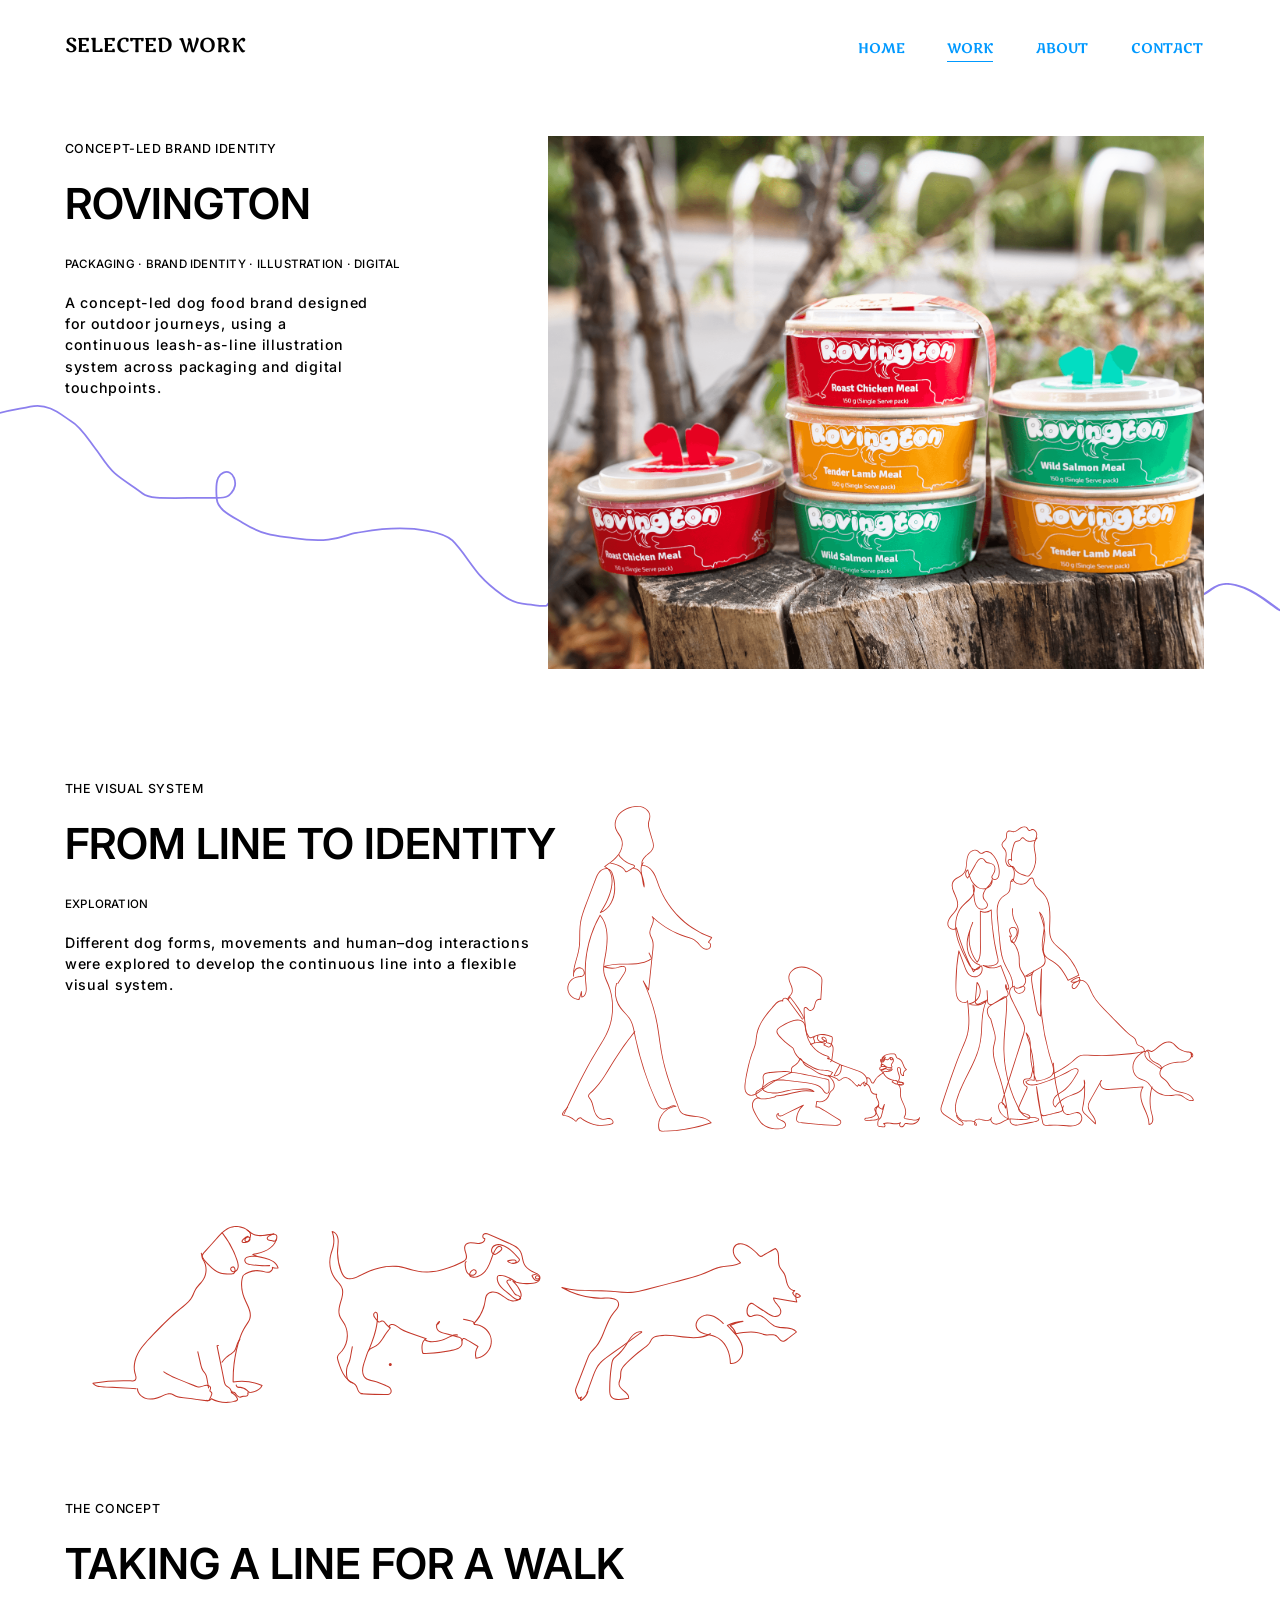
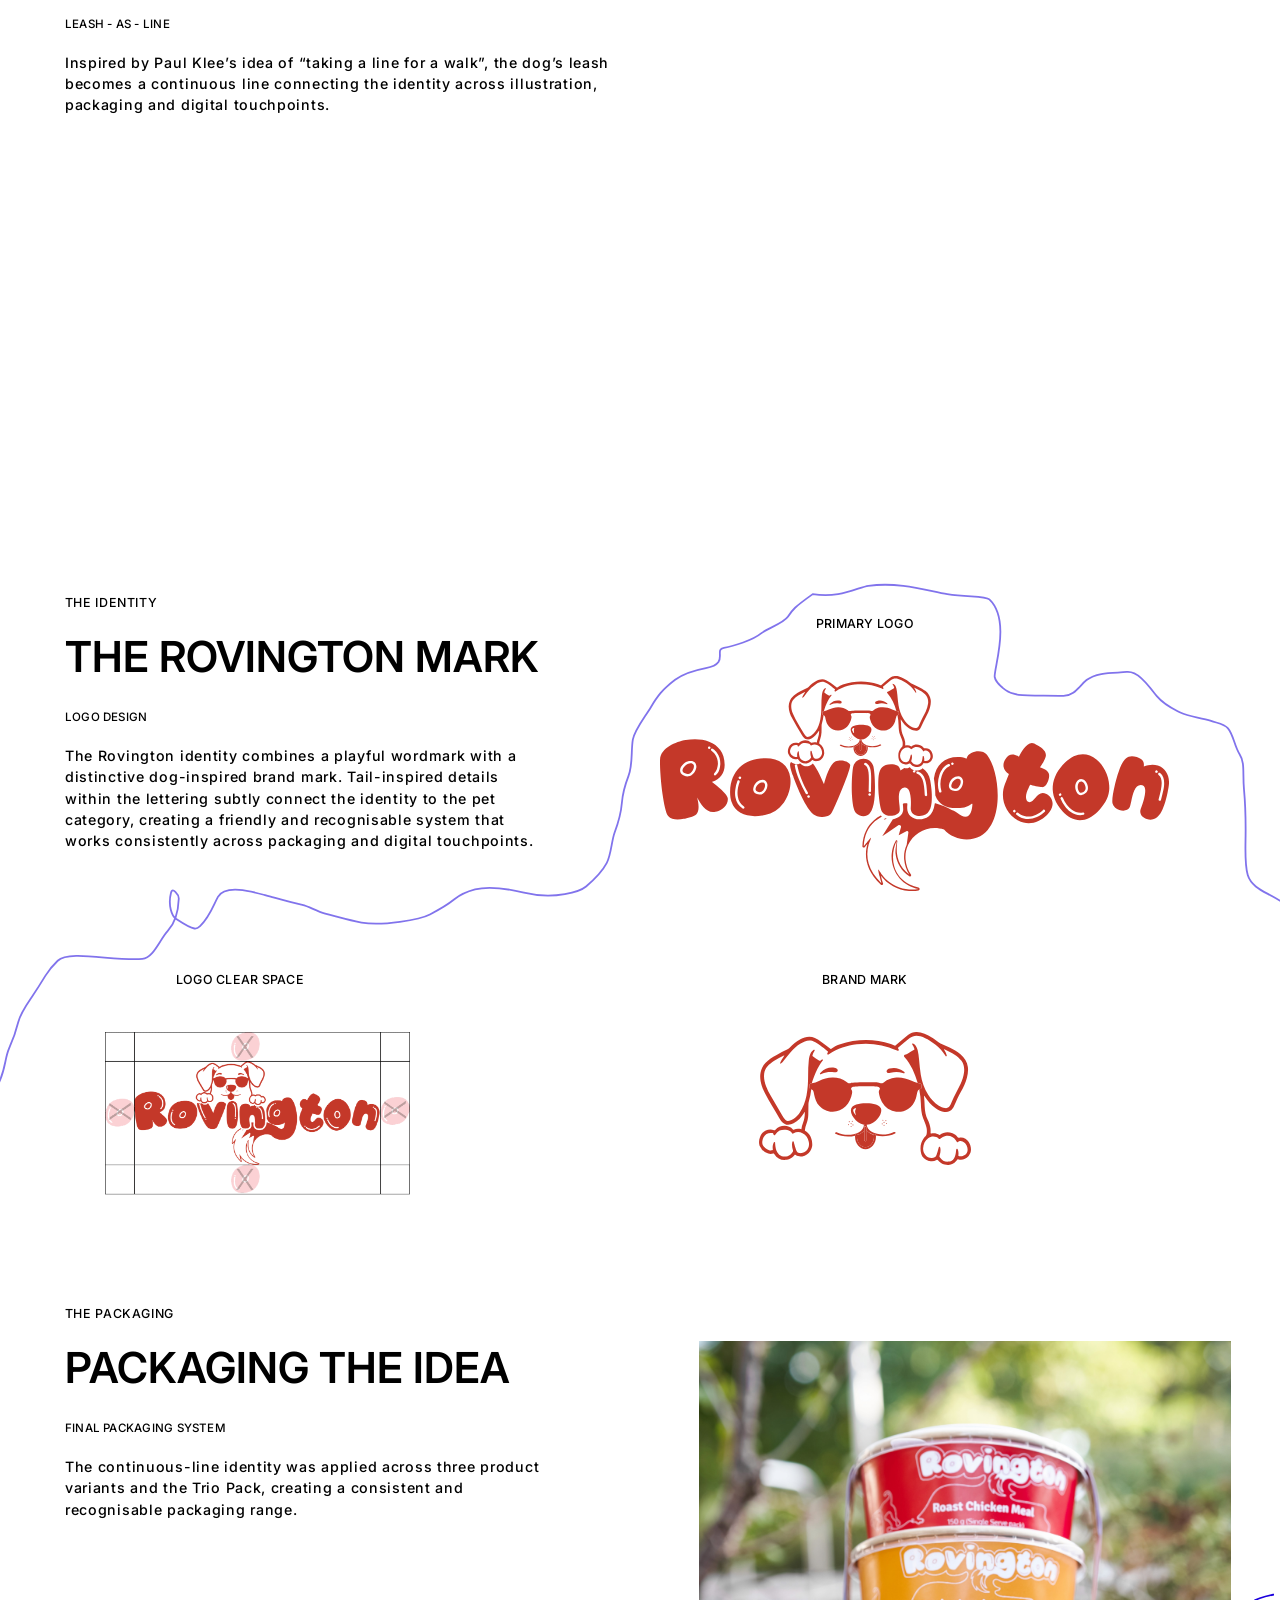
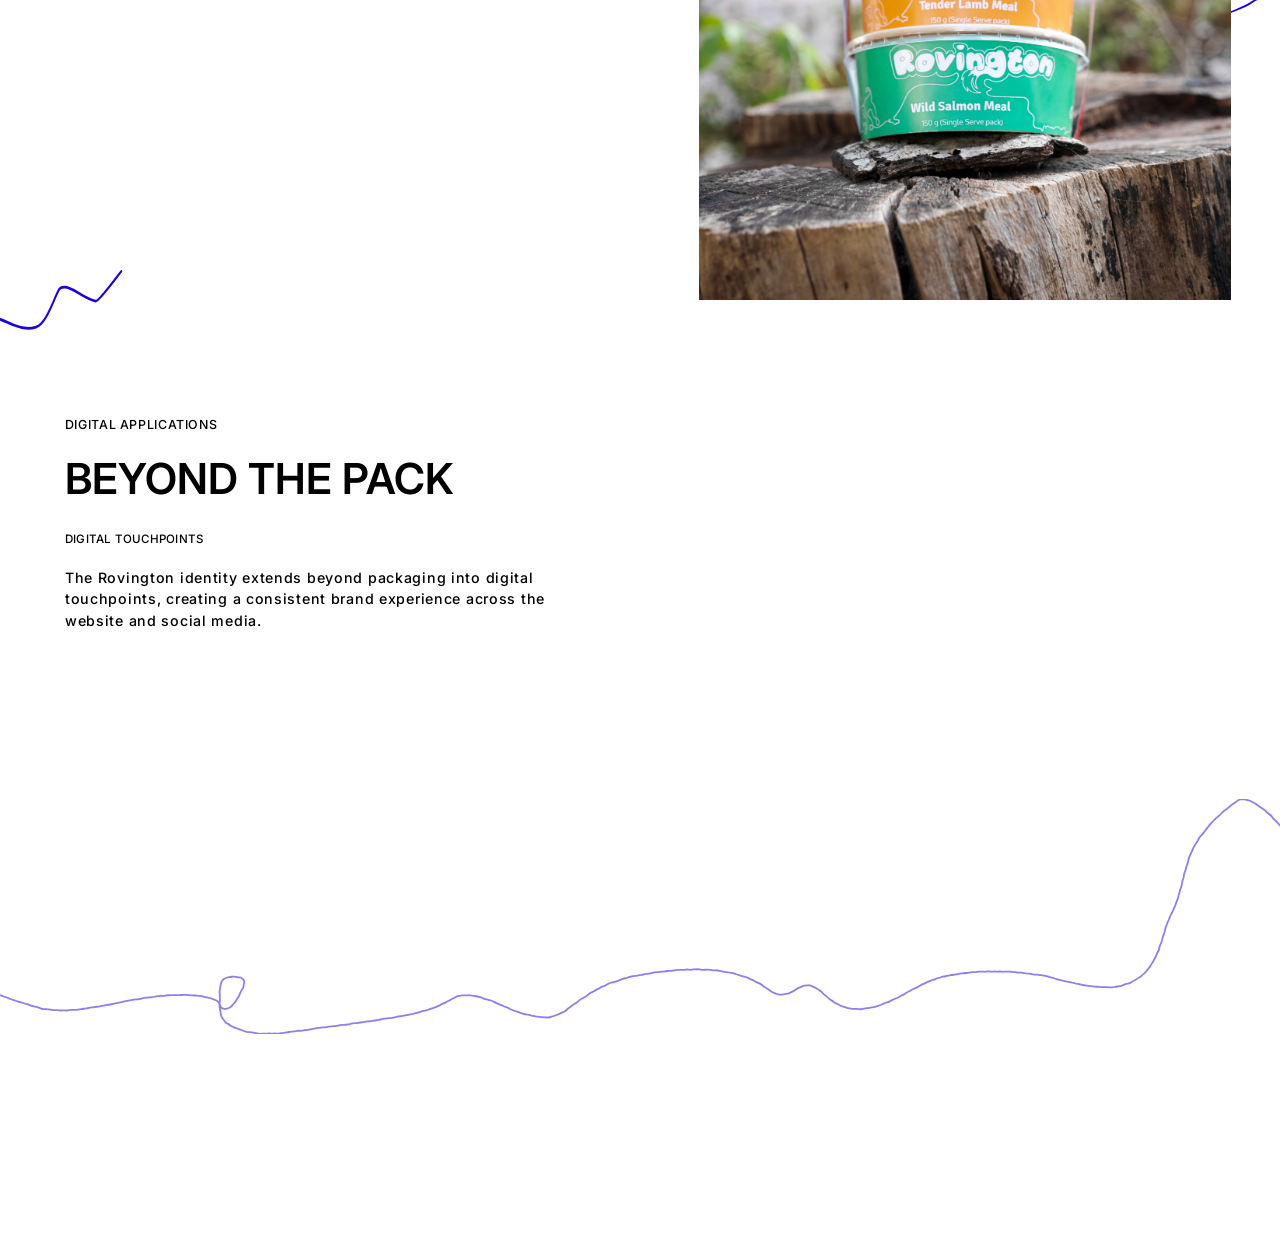
<file: rovington.html>
<!doctype html>
<html lang="en">
<head>
<meta charset="utf-8">
<meta name="viewport" content="width=device-width, initial-scale=1">
<title>Rovington — Varsha Yadwankar</title>
<meta name="description" content="A concept-led dog food brand designed for outdoor journeys, using a continuous leash-as-line illustration system.">
<link rel="preconnect" href="https://fonts.googleapis.com">
<link rel="preconnect" href="https://fonts.gstatic.com" crossorigin>
<link href="https://fonts.googleapis.com/css2?family=Inter:wght@400;500;600&family=Marko+One&display=swap" rel="stylesheet">
<link rel="stylesheet" href="assets/style.css?v=3">
<script>(function(d){d.classList.add('js');d.style.setProperty('--vw',d.clientWidth+'px')})(document.documentElement)</script>
</head>
<body>
<a class="skip" href="#main">Skip to content</a>
<main id="main" class="canvas" style="--H:5000">
  <header class="site-header">
    <p class="site-title">SELECTED WORK</p>
    <nav class="site-nav" aria-label="Main"><ul><li><a href="index.html">HOME</a></li><li><a href="rovington.html" aria-current="page">WORK</a></li><li><a href="about.html">ABOUT</a></li><li><a href="contact.html">CONTACT</a></li></ul></nav>
  </header>
  <section class="sec">
    <img class="a decor" style="--x:-9;--y:456;--w:636;--h:227;--z:0" src="assets/svg/rovington-2.svg" alt="" aria-hidden="true" width="636" height="227" loading="lazy" decoding="async">
    <img class="a decor" style="--x:1352;--y:656;--w:150;--h:48;--z:1" src="assets/svg/rovington-3.svg" alt="" aria-hidden="true" width="150" height="48" loading="lazy" decoding="async">
    <div class="a txt rv" style="--x:73;--y:160;--w:700">
      <p class="eyebrow">CONCEPT-LED BRAND IDENTITY</p>
      <h1 class="title">ROVINGTON</h1>
      <p class="tags">PACKAGING  ·  BRAND IDENTITY  ·  ILLUSTRATION  ·  DIGITAL</p>
      <p class="body" style="--bw:351">A concept-led dog food brand designed for outdoor journeys, using a continuous leash-as-line illustration system across packaging and digital touchpoints.</p>
    </div>
    <img class="a media rv fit-cover" style="--x:616;--y:153;--w:738;--h:600;--z:2" src="assets/img/rovington-1.png" alt="Rovington dog food tubs stacked on a tree stump outdoors" width="738" height="600" fetchpriority="high" decoding="async">
  </section>
  <section class="sec">
    <div class="a txt rv" style="--x:73;--y:880;--w:700">
      <p class="eyebrow">THE VISUAL SYSTEM</p>
      <h2 class="title">FROM LINE TO IDENTITY</h2>
      <p class="tags">EXPLORATION</p>
      <p class="body" style="--bw:543">Different dog forms, movements and human–dog interactions were explored to develop the continuous line into a flexible visual system.</p>
    </div>
    <img class="a media rv fit-contain" style="--x:104;--y:1379;--w:797;--h:199;--z:3" src="assets/img/rovington-5.svg" alt="Continuous-line dog illustrations" width="797" height="199" loading="lazy" decoding="async">
    <img class="a media rv fit-contain" style="--x:632;--y:907;--w:711;--h:367;--z:4" src="assets/img/rovington-4.svg" alt="Line drawing explorations of dogs and people walking" width="711" height="367" loading="lazy" decoding="async">
  </section>
  <section class="sec">
    <div class="a txt rv" style="--x:73;--y:1690;--w:700">
      <p class="eyebrow">THE CONCEPT</p>
      <h2 class="title">TAKING A LINE FOR A WALK</h2>
      <p class="tags">LEASH - AS - LINE</p>
      <p class="body" style="--bw:650">Inspired by Paul Klee’s idea of “taking a line for a walk”, the dog’s leash becomes a continuous line connecting the identity across illustration, packaging and digital touchpoints.</p>
    </div>
    <img class="a decor fit-contain" style="--x:0;--y:2034;--w:1440;--h:386;--z:5" src="assets/img/rovington-7.svg" alt="" aria-hidden="true" width="1440" height="386" loading="lazy" decoding="async">
    <video class="a media rv fit-cover" style="--x:0;--y:1734;--w:1440;--h:686;--z:6" src="assets/img/rovington-6.mp4" muted playsinline preload="auto" data-play-in-view aria-label="Animation of a single line walking a dog through the landscape"></video>
  </section>
  <section class="sec">
    <img class="a decor" style="--x:-47;--y:2456;--w:1540;--h:600;--z:0" src="assets/svg/rovington-8.svg" alt="" aria-hidden="true" width="1540" height="600" loading="lazy" decoding="async">
    <div class="a txt rv" style="--x:73;--y:2470;--w:700">
      <p class="eyebrow">THE IDENTITY</p>
      <h2 class="title">THE ROVINGTON MARK</h2>
      <p class="tags">LOGO DESIGN</p>
      <p class="body" style="--bw:543">The Rovington identity combines a playful wordmark with a distinctive dog-inspired brand mark. Tail-inspired details within the lettering subtly connect the identity to the pet category, creating a friendly and recognisable system that works consistently across packaging and digital touchpoints.</p>
    </div>
    <p class="a label rv" style="--x:918;--y:2494;--w:300;--z:50">PRIMARY LOGO</p>
    <img class="a media rv" style="--x:742;--y:2560;--w:573;--h:242;--z:8" src="assets/svg/rovington-9.svg" alt="Rovington primary logo" width="573" height="242" loading="lazy" decoding="async">
    <p class="a label rv" style="--x:198;--y:2895;--w:300;--z:50">LOGO CLEAR SPACE</p>
    <img class="a media rv fit-contain" style="--x:111;--y:2961;--w:357;--h:183;--z:7" src="assets/img/rovington-10.png" alt="Rovington logo clear space guide" width="357" height="183" loading="lazy" decoding="async">
    <p class="a label rv" style="--x:925;--y:2895;--w:300;--z:50">BRAND MARK</p>
    <img class="a media rv" style="--x:854;--y:2961;--w:238;--h:150;--z:9" src="assets/svg/rovington-11.svg" alt="Rovington dog brand mark" width="238" height="150" loading="lazy" decoding="async">
  </section>
  <section class="sec">
    <img class="a decor" style="--x:1383;--y:3419;--w:50;--h:240;--z:0" src="assets/svg/rovington-13.svg" alt="" aria-hidden="true" width="50" height="240" loading="lazy" decoding="async">
    <div class="a txt rv" style="--x:73;--y:3270;--w:700">
      <p class="eyebrow">THE PACKAGING</p>
      <h2 class="title">PACKAGING THE IDEA</h2>
      <p class="tags">FINAL PACKAGING SYSTEM</p>
      <p class="body" style="--bw:543">The continuous-line identity was applied across three product variants and the Trio Pack, creating a consistent and recognisable packaging range.</p>
    </div>
    <img class="a media rv fit-cover" style="--x:786;--y:3309;--w:599;--h:628;--z:10" src="assets/img/rovington-12.jpg" alt="Rovington trio pack on a tree stump" width="599" height="628" loading="lazy" decoding="async">
    <img class="a decor" style="--x:-13;--y:3904;--w:151;--h:68;--z:11" src="assets/svg/rovington-15.svg" alt="" aria-hidden="true" width="151" height="68" loading="lazy" decoding="async">
    <img class="a media rv fit-contain" style="--x:105;--y:3560;--w:682;--h:377;--z:12" src="assets/img/rovington-14.png" alt="Rovington label artwork for the three product variants" width="682" height="377" loading="lazy" decoding="async">
  </section>
  <section class="sec">
    <div class="a txt rv" style="--x:73;--y:4070;--w:700">
      <p class="eyebrow">DIGITAL APPLICATIONS</p>
      <h2 class="title">BEYOND THE PACK</h2>
      <p class="tags">DIGITAL TOUCHPOINTS</p>
      <p class="body" style="--bw:543">The Rovington identity extends beyond packaging into digital touchpoints, creating a consistent brand experience across the website and social media.</p>
    </div>
    <img class="a media rv trim" style="--x:51;--y:4200;--w:725;--h:600;--z:13;--nw:2900;--nh:2400;--cl:198;--ct:538;--cw:2424;--ch:1415" src="assets/img/rovington-16.png" alt="Rovington social media posts on phones" width="725" height="600" loading="lazy" decoding="async">
    <img class="a media rv trim" style="--x:665;--y:4216;--w:780;--h:530;--z:14;--nw:3120;--nh:2120;--cl:253;--ct:220;--cw:2498;--ch:1468" src="assets/img/rovington-17.png" alt="Rovington website on a laptop" width="780" height="530" loading="lazy" decoding="async">
    <img class="a decor fit-contain keep" style="--x:-149;--y:4499;--w:1728;--h:264;--z:15" src="assets/img/rovington-18.svg" alt="" aria-hidden="true" width="1728" height="264" loading="lazy" decoding="async">
  </section>
  <nav class="a pager rv" style="--x:0;--y:4890;--w:1440;--z:50" aria-label="Project navigation"><a class="prev" href="index.html" aria-label="Previous: Home">←</a><a class="next" href="icycool.html">NEXT PROJECT — ICY COOL <span class="arr">→</span></a></nav>
</main>
<script src="assets/script.js?v=3" defer></script>
</body>
</html>
</file>
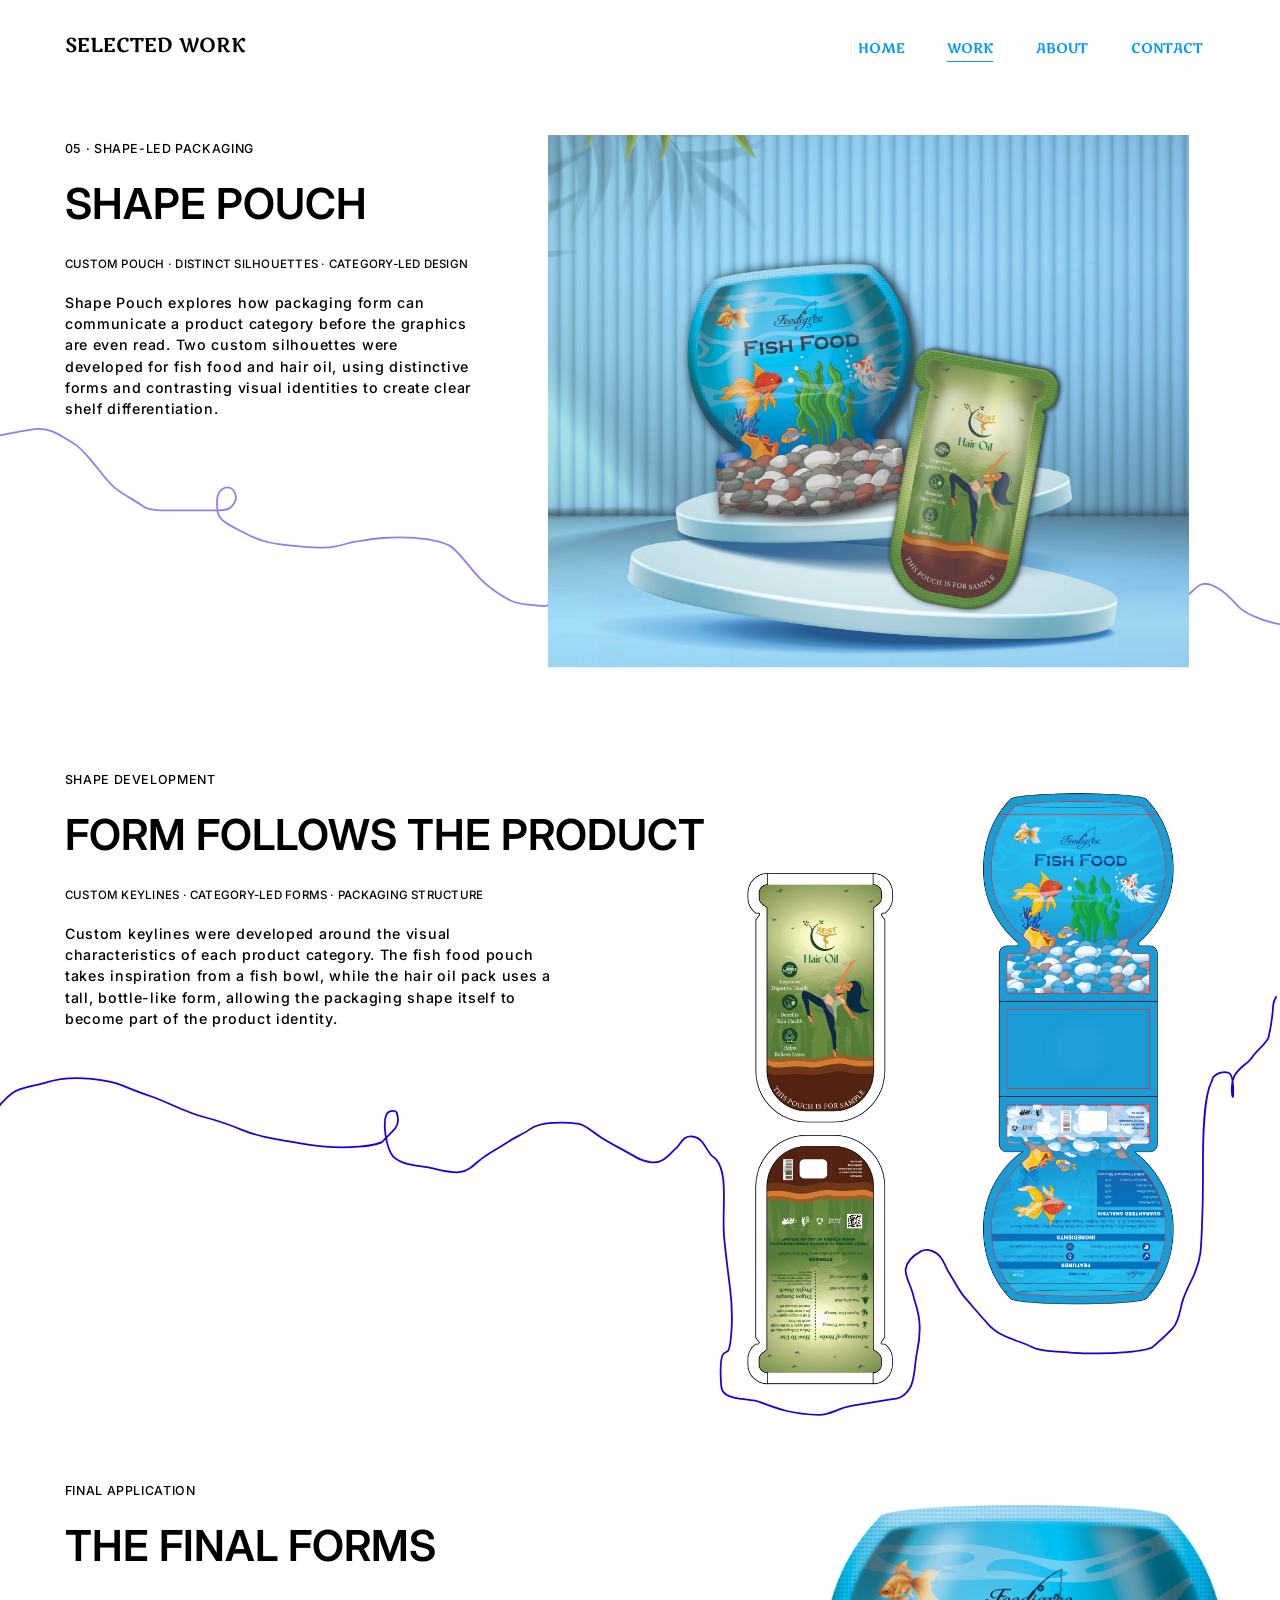
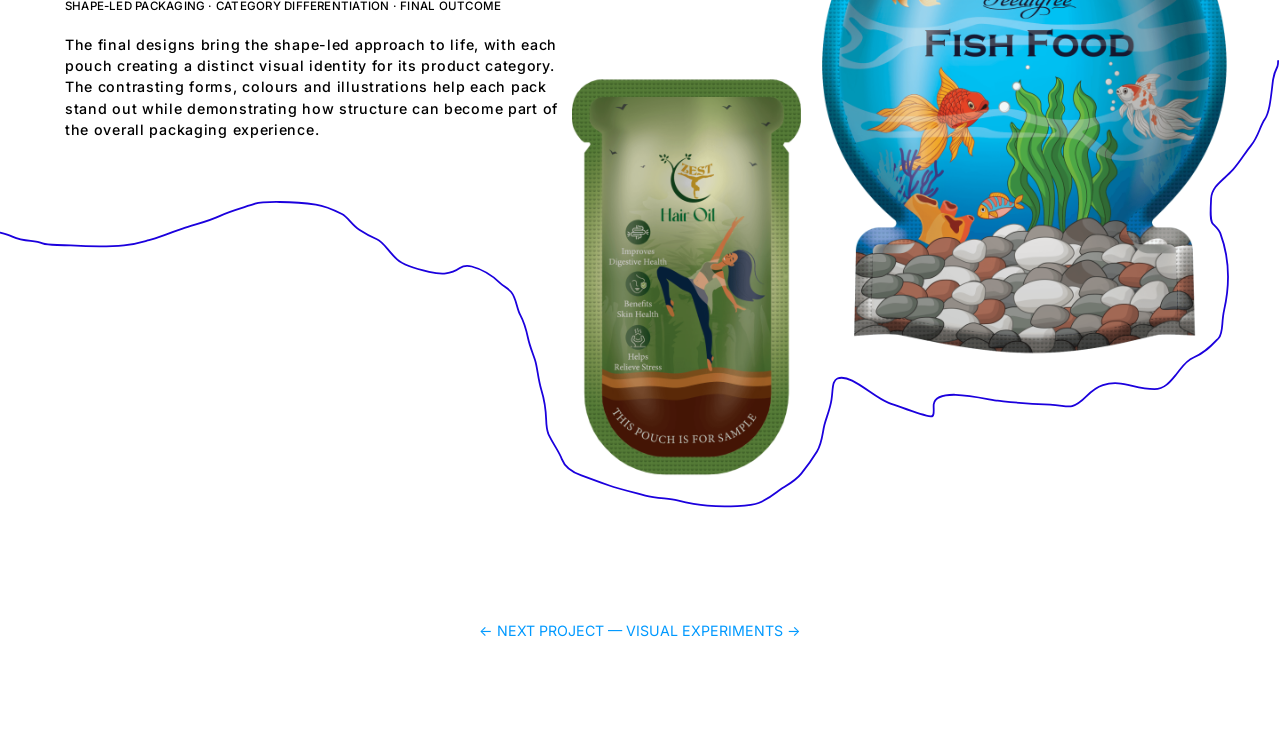
<file: shape-pouch.html>
<!doctype html>
<html lang="en">
<head>
<meta charset="utf-8">
<meta name="viewport" content="width=device-width, initial-scale=1">
<title>Shape Pouch — Varsha Yadwankar</title>
<meta name="description" content="Shape-led pouch packaging for fish food and hair oil.">
<link rel="preconnect" href="https://fonts.googleapis.com">
<link rel="preconnect" href="https://fonts.gstatic.com" crossorigin>
<link href="https://fonts.googleapis.com/css2?family=Inter:wght@400;500;600&family=Marko+One&display=swap" rel="stylesheet">
<link rel="stylesheet" href="assets/style.css?v=3">
<script>(function(d){d.classList.add('js');d.style.setProperty('--vw',d.clientWidth+'px')})(document.documentElement)</script>
</head>
<body>
<a class="skip" href="#main">Skip to content</a>
<main id="main" class="canvas" style="--H:2650">
  <header class="site-header">
    <p class="site-title">SELECTED WORK</p>
    <nav class="site-nav" aria-label="Main"><ul><li><a href="index.html">HOME</a></li><li><a href="rovington.html" aria-current="page">WORK</a></li><li><a href="about.html">ABOUT</a></li><li><a href="contact.html">CONTACT</a></li></ul></nav>
  </header>
  <section class="sec">
    <img class="a decor" style="--x:-8;--y:481;--w:635;--h:202;--z:0" src="assets/svg/shape-pouch-2.svg" alt="" aria-hidden="true" width="635" height="202" loading="lazy" decoding="async">
    <img class="a decor" style="--x:1337;--y:656;--w:103;--h:47;--z:1" src="assets/svg/shape-pouch-3.svg" alt="" aria-hidden="true" width="103" height="47" loading="lazy" decoding="async">
    <div class="a txt rv" style="--x:73;--y:160;--w:700">
      <p class="eyebrow">05 · SHAPE-LED PACKAGING</p>
      <h1 class="title">SHAPE POUCH</h1>
      <p class="tags">CUSTOM POUCH · DISTINCT SILHOUETTES · CATEGORY-LED DESIGN</p>
      <p class="body" style="--bw:460">Shape Pouch explores how packaging form can communicate a product category before the graphics are even read. Two custom silhouettes were developed for fish food and hair oil, using distinctive forms and contrasting visual identities to create clear shelf differentiation.</p>
    </div>
    <img class="a media rv fit-cover" style="--x:616;--y:152;--w:722;--h:601;--z:2" src="assets/img/shape-pouch-1.jpg" alt="Fish food and hair oil shaped pouches on a podium" width="722" height="601" fetchpriority="high" decoding="async">
  </section>
  <section class="sec">
    <div class="a txt rv" style="--x:73;--y:870;--w:700">
      <p class="eyebrow">SHAPE DEVELOPMENT</p>
      <h2 class="title">FORM FOLLOWS THE PRODUCT</h2>
      <p class="tags">CUSTOM KEYLINES · CATEGORY-LED FORMS · PACKAGING STRUCTURE</p>
      <p class="body" style="--bw:558">Custom keylines were developed around the visual characteristics of each product category. The fish food pouch takes inspiration from a fish bowl, while the hair oil pack uses a tall, bottle-like form, allowing the packaging shape itself to become part of the product identity.</p>
    </div>
    <img class="a media rv fit-contain trim" style="--x:1030;--y:870;--w:375;--h:614;--z:3;--nw:1250;--nh:2048;--cl:251;--ct:76;--cw:716;--ch:1917" src="assets/img/shape-pouch-4.png" alt="Fish bowl shaped pouch keyline artwork" width="375" height="614" loading="lazy" decoding="async">
    <img class="a media rv fit-fill trim" style="--x:816;--y:968;--w:214;--h:605;--z:4;--nw:728;--nh:2048;--cl:85;--ct:49;--cw:556;--ch:1947" src="assets/img/shape-pouch-5.png" alt="Bottle shaped hair oil pouch keyline artwork" width="214" height="605" loading="lazy" decoding="async">
    <img class="a decor keep" style="--x:-23;--y:1121;--w:1460;--h:472;--z:5" src="assets/svg/shape-pouch-6.svg" alt="" aria-hidden="true" width="1460" height="472" loading="lazy" decoding="async">
  </section>
  <section class="sec">
    <div class="a txt rv" style="--x:73;--y:1670;--w:700">
      <p class="eyebrow">FINAL APPLICATION</p>
      <h2 class="title">THE FINAL FORMS</h2>
      <p class="tags">SHAPE-LED PACKAGING · CATEGORY DIFFERENTIATION · FINAL OUTCOME</p>
      <p class="body" style="--bw:558">The final designs bring the shape-led approach to life, with each pouch creating a distinct visual identity for its product category. The contrasting forms, colours and illustrations help each pack stand out while demonstrating how structure can become part of the overall packaging experience.</p>
    </div>
    <img class="a media rv fit-fill trim" style="--x:889;--y:1630;--w:516;--h:643;--z:6;--nw:2064;--nh:2572;--cl:144;--ct:252;--cw:1819;--ch:2018" src="assets/img/shape-pouch-7.png" alt="Final fish food pouch" width="516" height="643" loading="lazy" decoding="async">
    <img class="a media rv fit-fill" style="--x:643;--y:1856;--w:258;--h:480;--z:7" src="assets/img/shape-pouch-8.png" alt="Final hair oil pouch" width="258" height="480" loading="lazy" decoding="async">
    <img class="a decor" style="--x:-21;--y:1867;--w:1460;--h:504;--z:8" src="assets/svg/shape-pouch-9.svg" alt="" aria-hidden="true" width="1460" height="504" loading="lazy" decoding="async">
  </section>
  <nav class="a pager rv" style="--x:0;--y:2500;--w:1440;--z:50" aria-label="Project navigation"><a class="prev" href="bonetastic.html" aria-label="Previous: Bonetastic">←</a><a class="next" href="creative-work.html">NEXT PROJECT — VISUAL EXPERIMENTS <span class="arr">→</span></a></nav>
</main>
<script src="assets/script.js?v=3" defer></script>
</body>
</html>
</file>
<file: assets/style.css>
/* Varsha Yadwankar — Packaging Design Portfolio
   Desktop (>=1024px): the original 1440px design grid scales fluidly to the full
   viewport width (1 design px = var(--u)), so there is no empty band at the sides.
   Below 1024px everything reflows into a single stacked column. */

*, *::before, *::after { box-sizing: border-box; }

:root {
  --ink: #000;
  --link: #0099ff;
  --bg: #fff;
  --serif: "Marko One", Georgia, serif;
  --sans: "Inter", system-ui, -apple-system, "Segoe UI", sans-serif;
  color-scheme: light;
}

html { -webkit-text-size-adjust: 100%; scroll-behavior: smooth; }

body {
  margin: 0;
  background: var(--bg);
  color: var(--ink);
  font-family: var(--sans);
  -webkit-font-smoothing: antialiased;
  text-rendering: optimizeLegibility;
  overflow-x: clip;
}

img, video, svg { display: block; max-width: none; }
a { color: var(--link); text-decoration: none; }
h1, h2, h3, p { margin: 0; font-weight: inherit; }

.skip {
  position: absolute; left: -9999px; top: 8px; z-index: 999;
  background: var(--ink); color: #fff; padding: 8px 14px; font-size: 14px;
}
.skip:focus { left: 8px; }

:focus-visible { outline: 2px solid var(--link); outline-offset: 3px; }

/* ---------- Header ---------- */
.site-header { display: flex; align-items: center; justify-content: space-between; gap: 24px; }
.site-title { font-family: var(--serif); color: var(--ink); white-space: nowrap; }
.site-nav ul { list-style: none; margin: 0; padding: 0; display: flex; }
.site-nav a {
  font-family: var(--serif);
  color: var(--link);
  position: relative;
  padding: 4px 0;
  transition: color .2s ease;
}
.site-nav a::after {
  content: ""; position: absolute; left: 0; right: 0; bottom: 0;
  height: 1px; background: currentColor;
  transform: scaleX(0); transform-origin: left; transition: transform .3s ease;
}
.site-nav a:hover::after, .site-nav a[aria-current="page"]::after { transform: scaleX(1); }

/* ---------- Typography ---------- */
.hello { font-family: var(--serif); }
.display { font-weight: 600; }
.eyebrow { font-weight: 500; letter-spacing: .05em; text-transform: uppercase; }
.title { font-weight: 600; text-transform: uppercase; }
.tags { font-weight: 500; letter-spacing: .02em; text-transform: uppercase; white-space: pre-wrap; }
.body { font-weight: 500; letter-spacing: .05em; }
.lead { font-weight: 400; }
.label { font-weight: 500; letter-spacing: .02em; text-transform: uppercase; }
.cta { font-weight: 500; display: inline-block; }
.cta .arr { display: inline-block; transition: transform .3s ease; }
.cta:hover .arr { transform: translateY(4px); }

.list .role { font-weight: 600; letter-spacing: .05em; }
.list .sub { font-weight: 500; letter-spacing: .05em; }
.list .desc { font-weight: 400; letter-spacing: .05em; }

.contact-list dt { font-weight: 600; letter-spacing: .05em; }
.contact-list dd { margin: 0; font-weight: 500; letter-spacing: .02em; }
.contact-list a { color: var(--ink); background: linear-gradient(currentColor, currentColor) 0 100% / 0 1px no-repeat; transition: background-size .3s ease, color .2s; word-break: break-word; }
.contact-list a:hover { color: var(--link); background-size: 100% 1px; }

.pager { display: flex; justify-content: center; align-items: center; gap: 4px; }
.pager a { color: var(--link); white-space: nowrap; transition: opacity .2s; }
.pager a:hover { opacity: .65; }
.pager .next .arr { display: inline-block; transition: transform .3s ease; }
.pager .next:hover .arr { transform: translateX(4px); }

.media { background: transparent; }
/* Line drawings bleed past the screen edges and trimmed artworks carry transparent
   margins: clip them at the page so they never widen the page (no sideways pan or
   zoom-out on phones). */
.canvas { overflow-x: hidden; overflow-x: clip; }
.fit-cover { object-fit: cover; }
/* The line-walk animation runs along the bottom of the frame: crop the empty top, never the bottom. */
video.fit-cover { object-position: center bottom; }
/* This artwork's file is stored sideways; the Framer layer was rotated 90° clockwise. */
.rot-90 { rotate: 90deg; }
.fit-contain { object-fit: contain; }
.fit-fill { object-fit: fill; }

/* ---------- Desktop: fluid design canvas ---------- */
@media (min-width: 1024px) {
  body { --u: calc(var(--vw, 100vw) / 1440); }

  .canvas {
    position: relative;
    width: 100%;
    height: calc(var(--H) * var(--u));
  }
  .sec { display: contents; }

  .a {
    position: absolute;
    left: calc(var(--x) * var(--u));
    top: calc(var(--y) * var(--u));
    width: calc(var(--w) * var(--u));
    z-index: var(--z, 1);
  }
  img.a, video.a { height: calc(var(--h) * var(--u)); }
  .txt { z-index: 50; }

  .site-header {
    position: absolute; z-index: 60;
    top: calc(39 * var(--u)); left: calc(73 * var(--u)); right: calc(87 * var(--u));
    height: calc(28 * var(--u));
  }
  .site-title { font-size: max(16px, calc(22 * var(--u))); line-height: 1.2; }
  .site-nav ul { gap: calc(48 * var(--u)); }
  .site-nav a { font-size: max(13px, calc(16 * var(--u))); line-height: 1.2; }

  .hello { font-size: max(16px, calc(22 * var(--u))); line-height: 1.2; }
  .display { font-size: calc(64 * var(--u)); line-height: 1.2; white-space: nowrap; }
  .lead { font-size: max(14px, calc(18 * var(--u))); line-height: 1.2; }
  .cta { font-size: max(13px, calc(16 * var(--u))); line-height: 1.2; }
  /* Home hero = exactly one screen. Widths (header, margins, line drawing) scale with
     the screen width so everything reaches both edges; the hero text and vertical
     spacing use --uh, which also respects the screen height, so nothing is pushed
     below the fold on wide 16:9 monitors. The drawing and CTA sit on the bottom edge,
     as in the Framer version. At 1440x900 both units are 1 (the original design). */
  .home {
    --hh: max(100vh, calc(680 * var(--u)));
    --uh: min(var(--u), calc(var(--hh) / 900));
  }
  @supports (height: 100svh) {
    .home { --hh: max(100svh, calc(680 * var(--u))); }
  }
  .home .canvas { height: var(--hh); }
  .home .hero-text { top: calc(152 * var(--uh)); }
  .home .hello { font-size: max(16px, calc(22 * var(--uh))); }
  .home .display { font-size: calc(64 * var(--uh)); margin-top: calc(82.6 * var(--uh)); }
  .home .lead { font-size: max(14px, calc(18 * var(--uh))); margin-top: calc(10.4 * var(--uh)); }
  .home .cta { font-size: max(13px, calc(16 * var(--uh))); }
  .home .cta-block { top: auto; bottom: calc(271 * var(--uh)); }
  /* Normally 59 design px above the bottom edge; on short, wide screens (laptops with
     browser toolbars) it moves closer to the bottom so the top of the drawing always
     keeps clear of the menu (its top stays at least 105 design px below the page top). */
  .home .decor.keep {
    top: auto;
    bottom: max(0px, min(calc(59 * var(--uh)), calc(var(--hh) - 668 * var(--u))));
  }

  .eyebrow { font-size: max(11px, calc(14 * var(--u))); line-height: 1.2; }
  .title { font-size: calc(48 * var(--u)); line-height: 1.2; white-space: nowrap; margin-top: calc(23.2 * var(--u)); }
  .eyebrow + .tags { margin-top: 0; }
  .tags { font-size: max(10.5px, calc(13 * var(--u))); line-height: 1.2; white-space: nowrap; margin-top: calc(32.4 * var(--u)); }
  .body { font-size: max(13px, calc(16 * var(--u))); line-height: 1.5; width: calc(var(--bw, 460) * var(--u)); margin-top: calc(22.4 * var(--u)); }
  .label { font-size: max(11px, calc(14 * var(--u))); line-height: 1.2; white-space: nowrap; }

  /* about / contact headings sit directly on their grid line */
  .txt > .title:first-child { margin-top: 0; }
  .about-intro .body { margin-top: calc(40.4 * var(--u)); }

  .list .title { margin: 0 0 calc(40 * var(--u)); }
  .list .item + .item { margin-top: var(--gap, calc(74 * var(--u))); }
  .list p { font-size: max(13px, calc(16 * var(--u))); line-height: 1.5; }
  .list .sub { margin-top: calc(19 * var(--u)); }
  .list .desc { margin-top: calc(9 * var(--u)); }
  .list .role + .desc { margin-top: calc(19 * var(--u)); }

  .contact-list { margin: calc(59 * var(--u)) 0 0; }
  .contact-list dt, .contact-list dd { font-size: max(13px, calc(16 * var(--u))); line-height: 1.5; }
  .contact-list dd { margin: calc(19 * var(--u)) 0 calc(54 * var(--u)); }
  .contact-intro .body { width: calc(460 * var(--u)); margin-top: calc(20 * var(--u)); }

  .pager { left: 0; width: 100%; }
  .pager a { font-size: max(13px, calc(16 * var(--u))); line-height: 1.2; }
}

/* ---------- Tablet & mobile: stacked flow ---------- */
@media (max-width: 1023.98px) {
  :root { --pad: clamp(20px, 6vw, 48px); }

  .canvas { padding: 0 var(--pad) 72px; }
  .site-header { padding: 28px 0 8px; flex-wrap: wrap; row-gap: 14px; }
  .site-title { font-size: 19px; }
  .site-nav ul { gap: 26px; }
  .site-nav a { font-size: 14px; }

  .sec { display: flex; flex-direction: column; gap: 22px; padding-top: 72px; position: relative; }
  .sec:first-of-type { padding-top: 40px; }
  .a { position: static; width: 100%; }
  img.a, video.a { height: auto; }
  .media { order: 2; }
  .txt { order: 1; }

  .hello { font-size: 18px; }
  .display { font-size: clamp(34px, 7.4vw, 56px); line-height: 1.15; margin-top: 28px; }
  .lead { font-size: 16px; line-height: 1.45; margin-top: 22px; max-width: 34em; }
  .cta { font-size: 15px; margin-top: 30px; }
  .br-d { display: none; }

  .eyebrow { font-size: 12px; }
  .title { font-size: clamp(28px, 6.4vw, 44px); line-height: 1.15; margin-top: 14px; }
  .txt > .title:first-child { margin-top: 0; }
  .tags { font-size: 11.5px; line-height: 1.6; margin-top: 18px; }
  .body { font-size: 15px; line-height: 1.6; margin-top: 16px; max-width: 36em; }
  .label { font-size: 12px; margin-top: 18px; order: 2; }

  .media.fit-cover { aspect-ratio: var(--w) / var(--h); }
  video.media { aspect-ratio: 1440 / 686; object-fit: cover; }

  /* Many artworks sit on large transparent canvases (they overlap on desktop). Stacked on a
     phone that padding becomes big empty gaps, so frame each one on its real content:
     --nw/--nh = file size, --cl/--ct/--cw/--ch = content box measured from the file.
     The content fills the column width, capped so tall packs stay within ~62% of the screen. */
  .media.trim {
    --Dw: min(100%, calc(62vh * var(--cw) / var(--ch)));
    width: calc(var(--Dw) * var(--nw) / var(--cw));
    max-width: none;
    margin-left: calc((100% - var(--Dw)) / 2 - var(--Dw) * var(--cl) / var(--cw));
    margin-top: calc(var(--Dw) * var(--ct) / var(--cw) * -1);
    margin-bottom: calc(var(--Dw) * (var(--nh) - var(--ct) - var(--ch)) / var(--cw) * -1);
    clip-path: inset(calc(var(--ct) / var(--nh) * 100%) calc((var(--nw) - var(--cl) - var(--cw)) / var(--nw) * 100%) calc((var(--nh) - var(--ct) - var(--ch)) / var(--nh) * 100%) calc(var(--cl) / var(--nw) * 100%));
  }

  /* keep a few signature line drawings as full-bleed dividers, drop the small ones */
  .decor { display: none; }
  .decor.keep { display: block; order: 3; width: calc(100% + 2 * var(--pad)); max-width: none; margin: 8px calc(-1 * var(--pad)) 0; height: auto; }

  /* Home: the first screen fills the phone, with the line drawing enlarged (k x screen
     width), centred on the packaging and pinned to the bottom; the line still runs off
     both edges. */
  .home .canvas { display: flex; flex-direction: column; min-height: 100vh; min-height: 100svh; padding-bottom: 28px; }
  .home .sec { flex: 1 0 auto; }
  .home .decor.keep {
    --k: 1.9; --off: -0.8585;
    order: 3;
    width: calc((100% + 2 * var(--pad)) * var(--k));
    margin: auto 0 0 calc(-1 * var(--pad) + (100% + 2 * var(--pad)) * var(--off));
  }

  .cols { display: grid; gap: 56px; }
  .list .title { margin-bottom: 26px; }
  .list .item + .item { margin-top: 30px; }
  .list p { font-size: 15px; line-height: 1.55; }
  .list .sub, .list .role + .desc { margin-top: 6px; }
  .list .desc { margin-top: 4px; }

  .contact-list { margin: 36px 0 0; }
  .contact-list dt, .contact-list dd { font-size: 15px; line-height: 1.5; }
  .contact-list dd { margin: 8px 0 28px; }

  .pager { padding: 72px 0 0; flex-wrap: wrap; }
  .pager a { font-size: 14px; }
}

@media (min-width: 640px) and (max-width: 1023.98px) {
  .cols { grid-template-columns: 1fr 1fr; gap: 48px; }
  .cols > .txt { order: 0; }
  .home .decor.keep { --k: 1.35; --off: -0.465; }
}

/* ---------- Motion ---------- */
.js .rv { opacity: 0; translate: 0 24px; transition: opacity .9s cubic-bezier(.2,.7,.2,1), translate .9s cubic-bezier(.2,.7,.2,1); }
.js .rv.in { opacity: 1; translate: 0 0; }
.js .decor { opacity: 0; transition: opacity 1.6s ease .15s; }
.js .decor.in { opacity: 1; }

@media (prefers-reduced-motion: reduce) {
  html { scroll-behavior: auto; }
  .js .rv, .js .decor { opacity: 1; translate: none; transition: none; }
}
</file>
